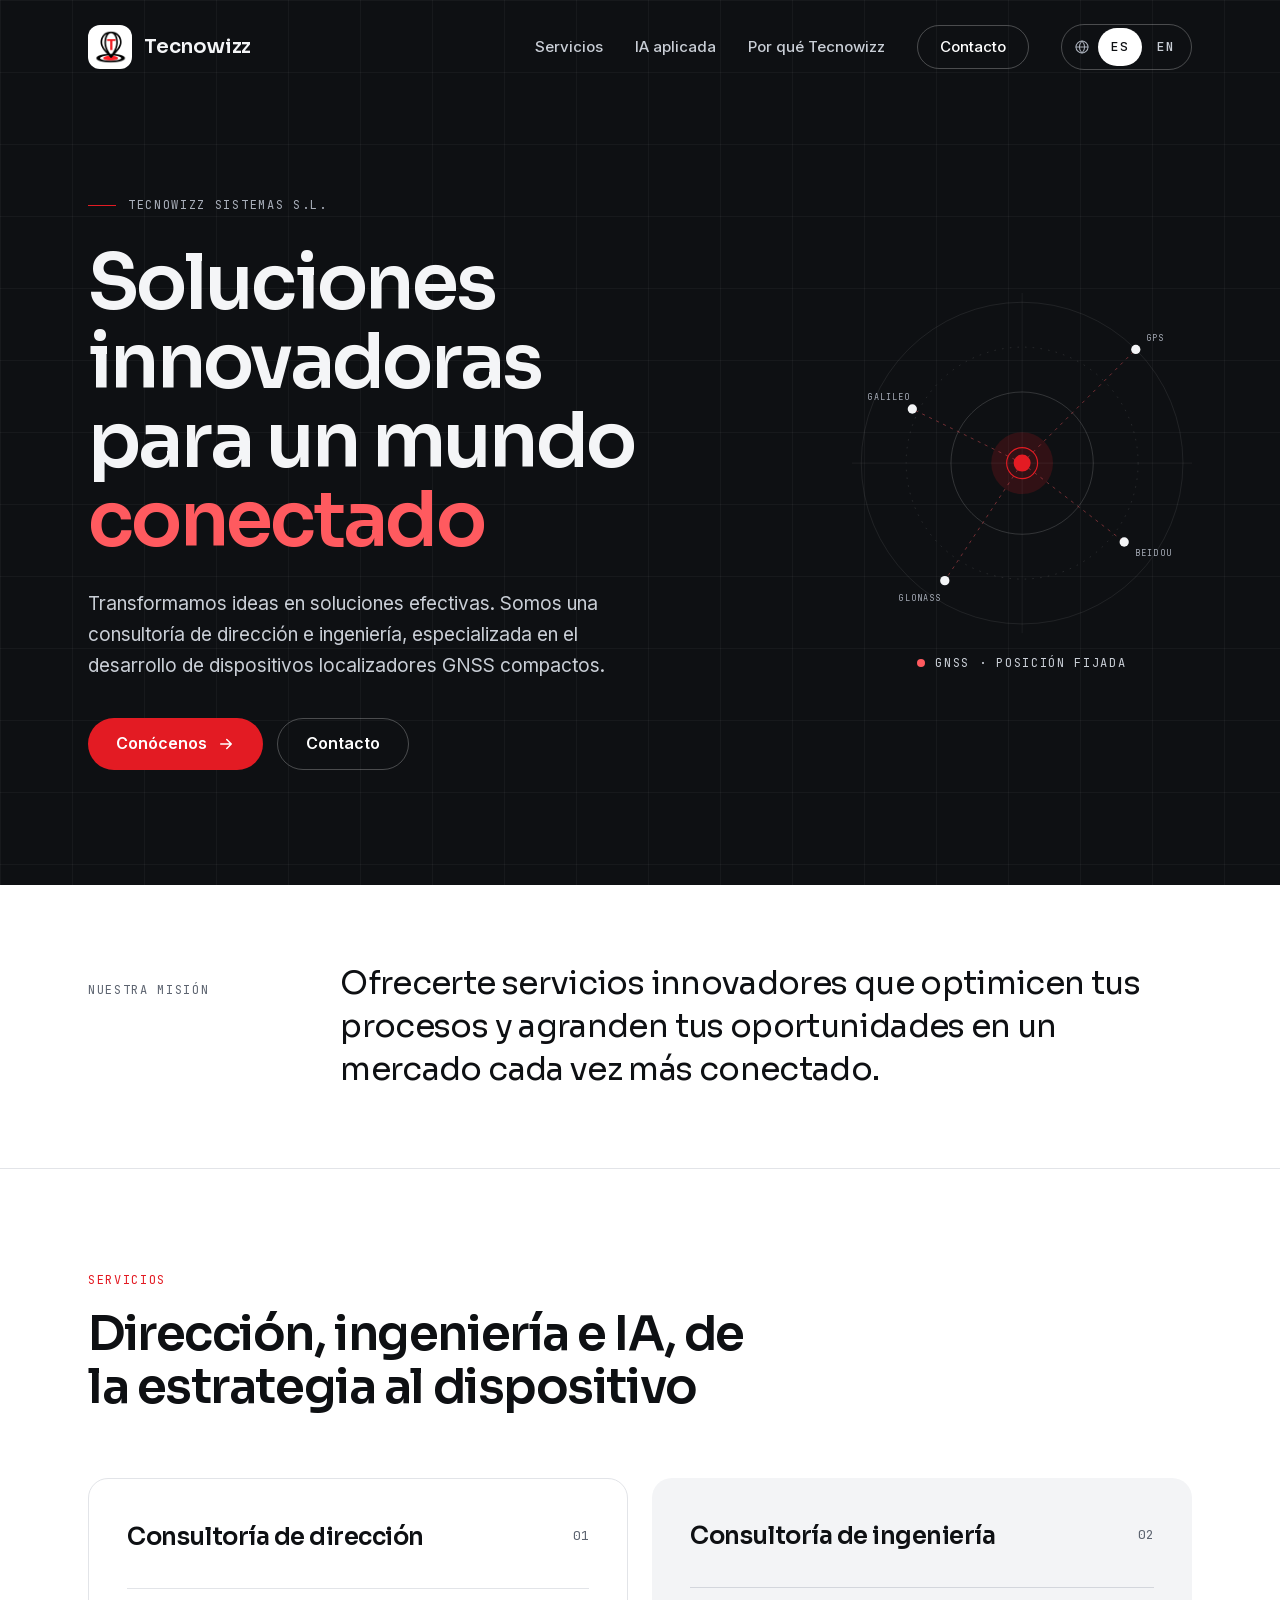
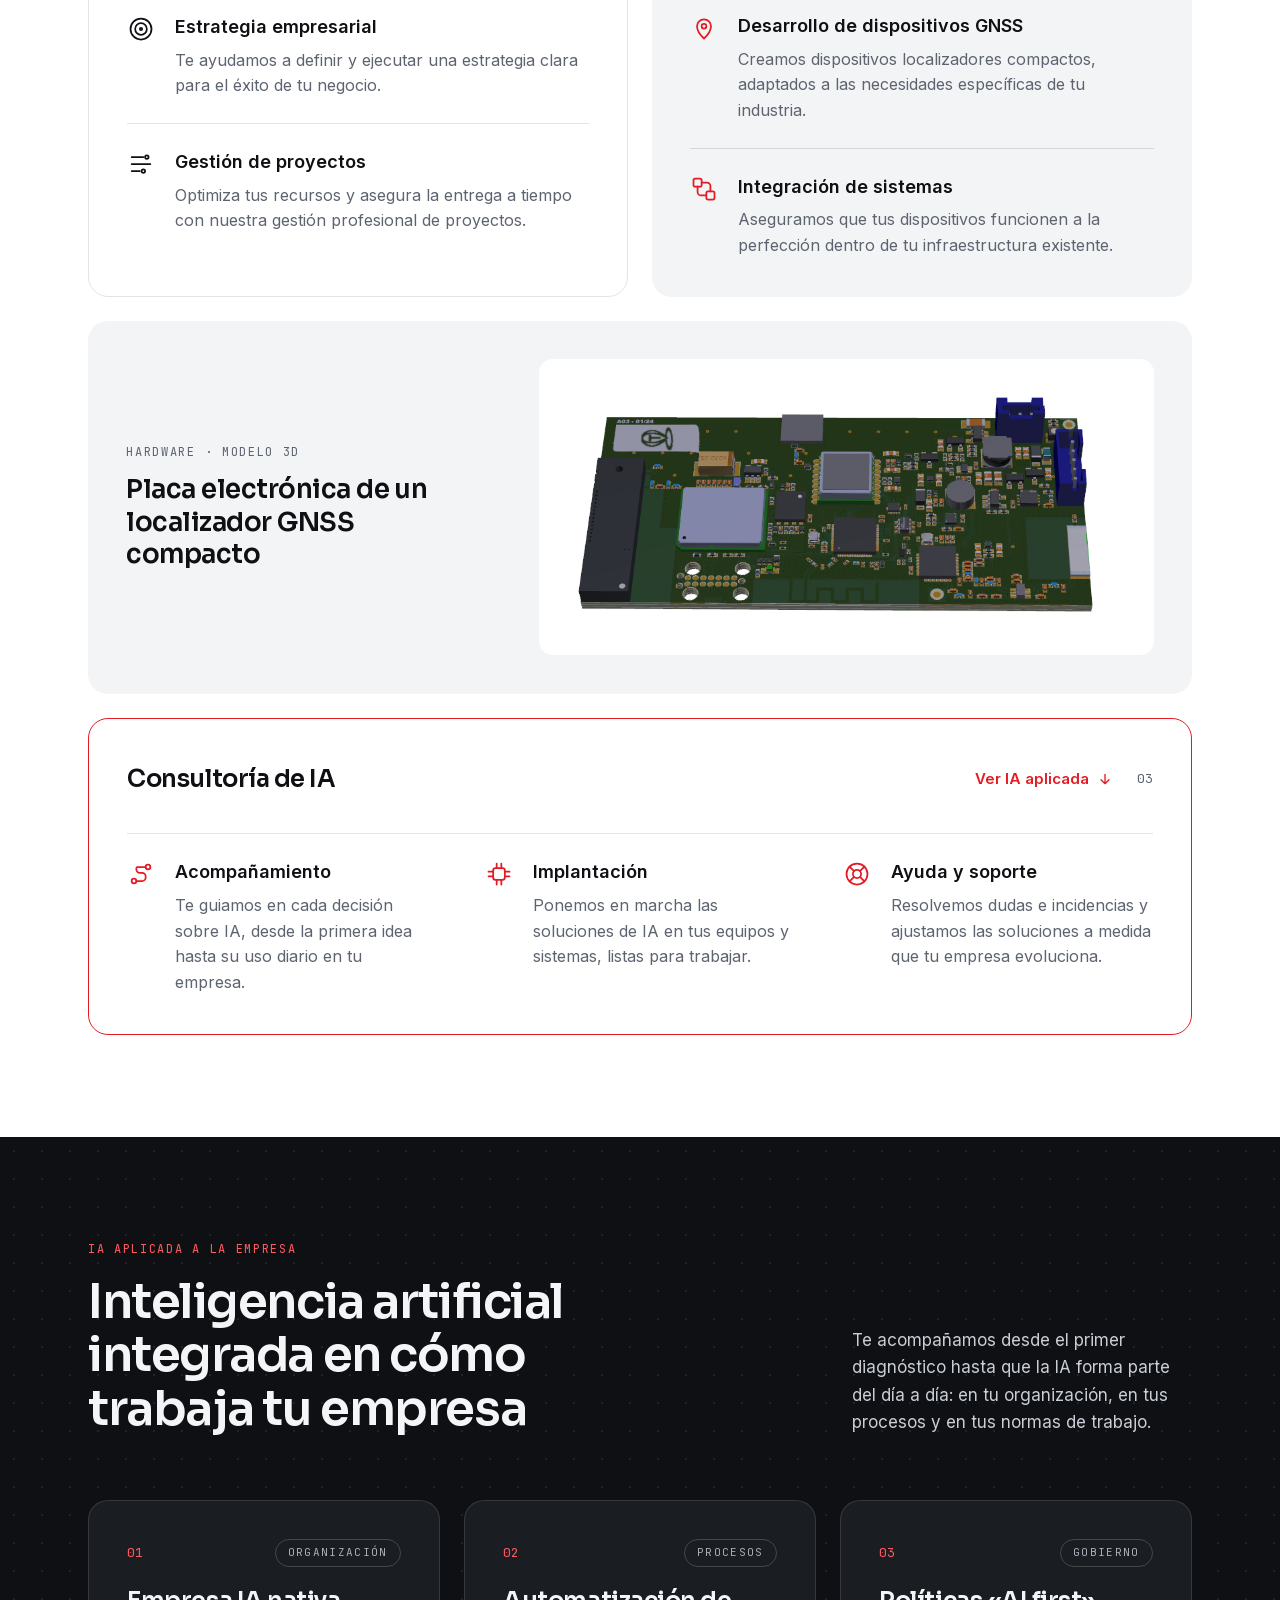
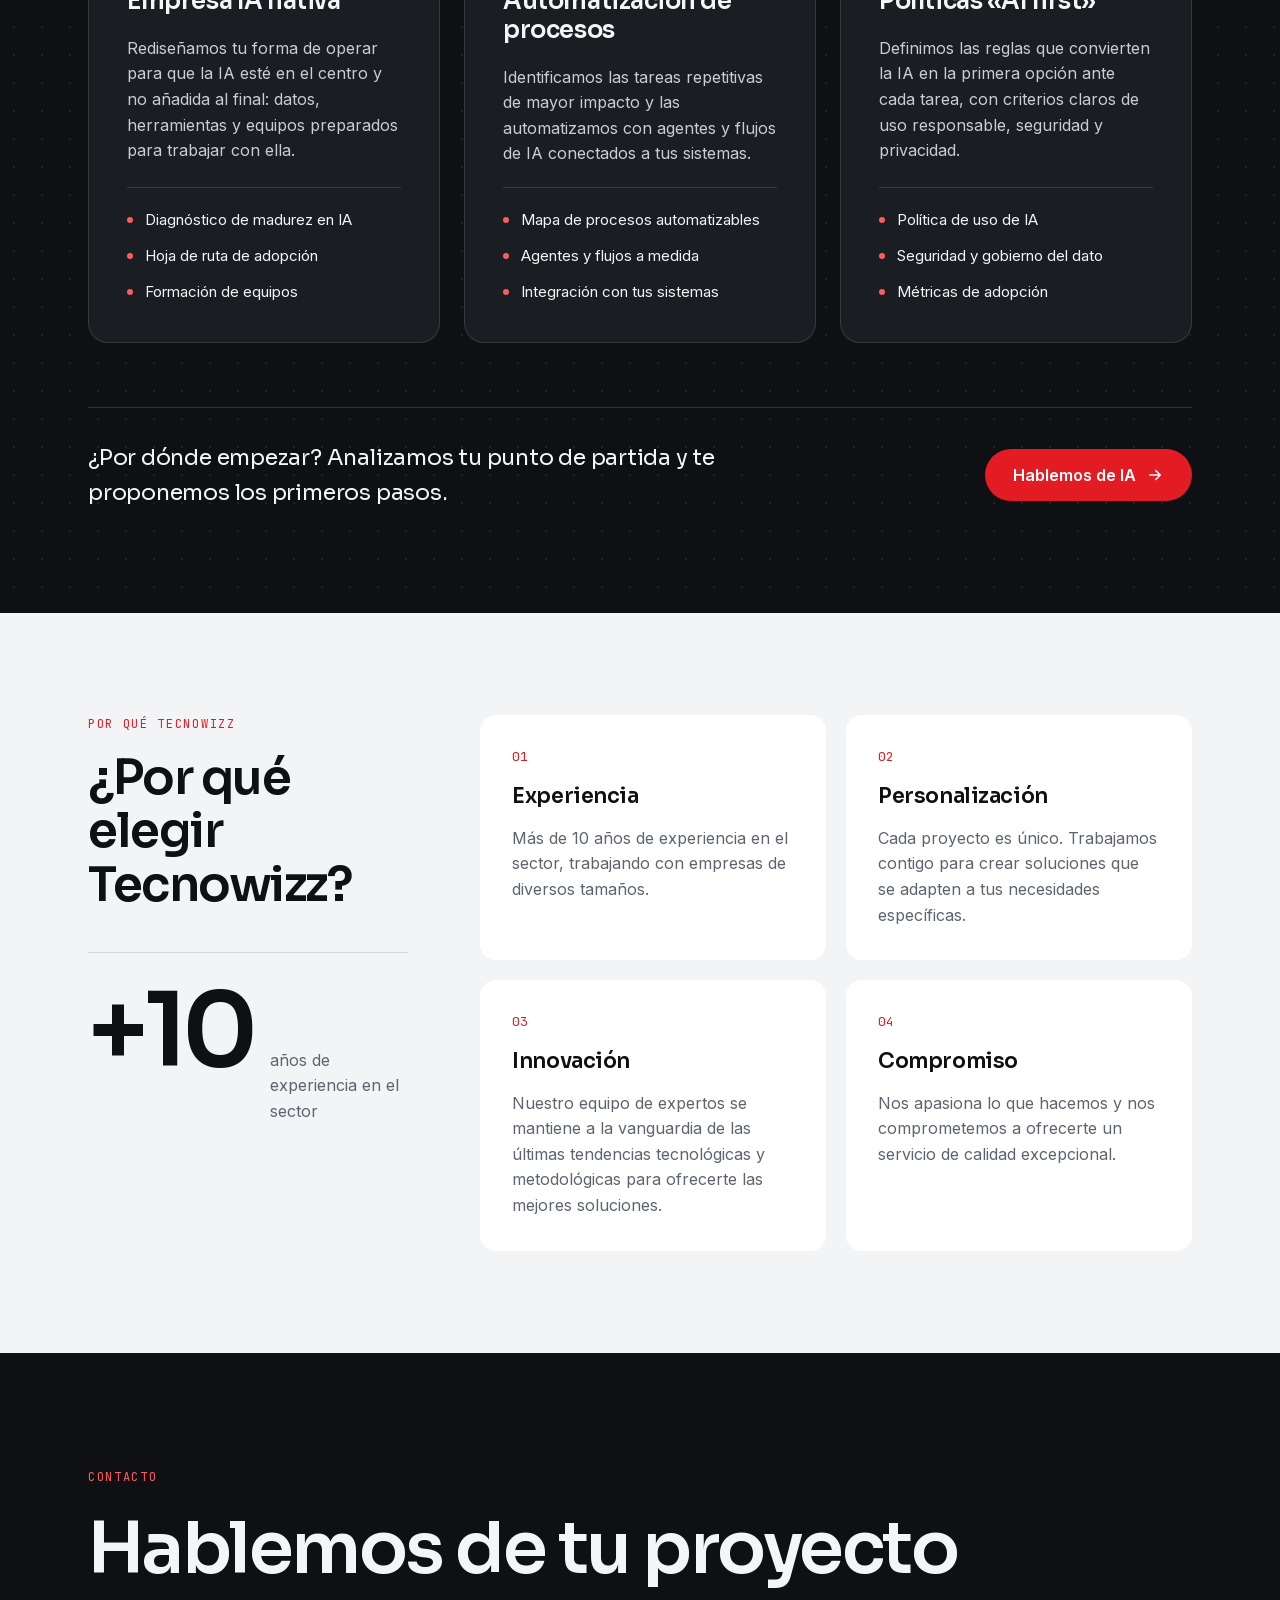
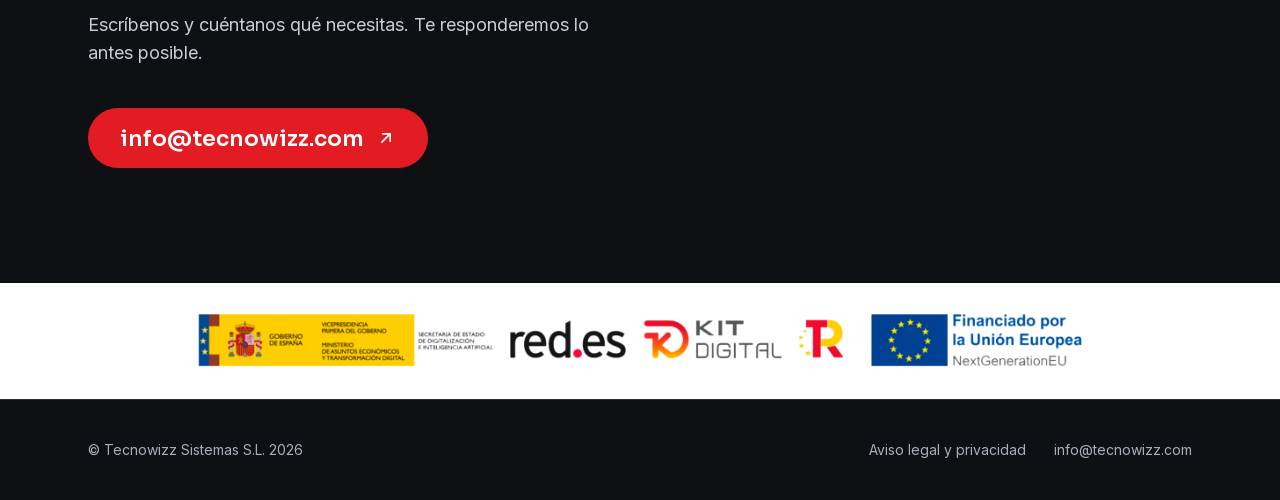
<file: index.html>
<!doctype html>
<html lang="es">
<head>
<meta charset="utf-8">
<meta name="viewport" content="width=device-width, initial-scale=1">
<title>Tecnowizz - Consultoría de dirección, ingeniería e IA</title>
<script>
(function(){try{var s=localStorage.getItem('lang');if(s==='es')return;if(s!=='en'){if(/bot|crawl|spider|slurp|preview|lighthouse|headless/i.test(navigator.userAgent))return;var l=navigator.languages&&navigator.languages.length?navigator.languages:[navigator.language||''];for(var i=0;i<l.length;i++){if(/^(es|ca|gl|eu)(-|$)/i.test(l[i]))return}}location.replace('/en/'+location.hash)}catch(e){}})();
</script>

<meta name="description" content="Tecnowizz Sistemas: consultoría de dirección, ingeniería e inteligencia artificial, especializada en el desarrollo de dispositivos localizadores GNSS compactos.">
<link rel="canonical" href="https://tecnowizz.com/">
<link rel="alternate" hreflang="es" href="https://tecnowizz.com/">
<link rel="alternate" hreflang="en" href="https://tecnowizz.com/en/">
<link rel="alternate" hreflang="x-default" href="https://tecnowizz.com/">
<link rel="icon" type="image/png" sizes="32x32" href="/assets/favicon-32.png">
<link rel="apple-touch-icon" href="/assets/logo-192.png">
<meta name="theme-color" content="#0e1013">
<meta property="og:type" content="website">
<meta property="og:title" content="Tecnowizz - Consultoría de dirección, ingeniería e IA">
<meta property="og:description" content="Tecnowizz Sistemas: consultoría de dirección, ingeniería e inteligencia artificial, especializada en el desarrollo de dispositivos localizadores GNSS compactos.">
<meta property="og:url" content="https://tecnowizz.com/">
<meta property="og:image" content="https://tecnowizz.com/assets/logo.png">
<meta property="og:locale" content="es_ES">
<link rel="preload" href="/assets/fonts/sora-latin.woff2" as="font" type="font/woff2" crossorigin>
<link rel="preload" href="/assets/fonts/inter-latin.woff2" as="font" type="font/woff2" crossorigin>
<style>
@font-face{font-family:"Sora";src:url("/assets/fonts/sora-latin.woff2") format("woff2");font-weight:300 800;font-display:swap}
@font-face{font-family:"Inter";src:url("/assets/fonts/inter-latin.woff2") format("woff2");font-weight:400 600;font-display:swap}
@font-face{font-family:"JetBrains Mono";src:url("/assets/fonts/jetbrains-mono-latin.woff2") format("woff2");font-weight:400 500;font-display:swap}
*,*::before,*::after{box-sizing:border-box}
html{scroll-behavior:smooth;-webkit-text-size-adjust:100%}
body{margin:0;background:#0e1013;-webkit-font-smoothing:antialiased}
a{color:inherit;text-decoration:none}
a:hover{opacity:.82}
:focus-visible{outline:3px solid #ff5a5f;outline-offset:3px}
img{max-width:100%}
.skip{position:absolute;left:-9999px}
.skip:focus{left:16px;top:16px;z-index:10;background:#fff;color:#0e1013;padding:8px 14px;border-radius:6px}
@media (prefers-reduced-motion:reduce){html{scroll-behavior:auto}}
</style>
</head>
<body>
<a class="skip" href="#inicio">Ir al contenido</a>
<div style="font-family: Inter, system-ui, sans-serif; color: #23272e; background: #ffffff; line-height: 1.6">

<!-- HERO -->
<div style="background: #0e1013; color: #f4f5f7; position: relative; overflow: hidden">
<div aria-hidden="true" style="position: absolute; inset: 0; background-image: linear-gradient(#ffffff0a 1px, transparent 1px), linear-gradient(90deg, #ffffff0a 1px, transparent 1px); background-size: 72px 72px"></div>

<header style="position: relative; max-width: 1200px; margin: 0 auto; padding: 24px clamp(20px, 5vw, 48px); display: flex; flex-wrap: wrap; align-items: center; justify-content: space-between; gap: 16px 32px">
<a href="#inicio" aria-label="Tecnowizz, inicio" style="display: flex; align-items: center; gap: 12px; min-height: 44px">
<span style="width: 44px; height: 44px; border-radius: 12px; background: #ffffff; display: flex; align-items: center; justify-content: center; flex: none"><img src="/assets/logo.png" alt="" style="width: 36px; height: 36px; object-fit: contain"></span>
<span style="font-family: Sora, sans-serif; font-weight: 600; font-size: 20px; letter-spacing: -0.01em">Tecnowizz</span>
</a>
<nav aria-label="Principal" style="display: flex; flex-wrap: wrap; align-items: center; gap: 8px 32px; font-size: 15px; font-weight: 500">
<a href="#servicios" style="color: #c9ced6; min-height: 44px; display: flex; align-items: center">Servicios</a>
<a href="#ia" style="color: #c9ced6; min-height: 44px; display: flex; align-items: center">IA aplicada</a>
<a href="#por-que" style="color: #c9ced6; min-height: 44px; display: flex; align-items: center">Por qué Tecnowizz</a>
<a href="#contacto" style="min-height: 44px; padding: 0 22px; border: 1px solid #ffffff40; border-radius: 999px; display: flex; align-items: center; color: #ffffff">Contacto</a>
<div role="group" aria-label="Idioma" style="display: flex; align-items: center; gap: 2px; padding: 3px; border: 1px solid #ffffff40; border-radius: 999px">
<svg aria-hidden="true" width="16" height="16" viewBox="0 0 24 24" fill="none" stroke="#a9afba" stroke-width="1.6" stroke-linecap="round" stroke-linejoin="round" style="margin: 0 6px 0 9px"><circle cx="12" cy="12" r="9"></circle><path d="M3 12h18M12 3c2.6 2.8 4 5.8 4 9s-1.4 6.2-4 9c-2.6-2.800000000000001-4-5.800000000000001-4-9s1.4-6.2 4-9z"></path></svg>
<a href="/" hreflang="es" lang="es" aria-label="Español" aria-current="page" onclick="try{localStorage.setItem('lang','es')}catch(e){}" style="min-width: 44px; min-height: 38px; border: 0; border-radius: 999px; font-family: 'JetBrains Mono', monospace; font-size: 13px; letter-spacing: 0.06em; background: #ffffff; color: #0e1013; display: flex; align-items: center; justify-content: center">ES</a>
<a href="/en/" hreflang="en" lang="en" aria-label="English" onclick="try{localStorage.setItem('lang','en')}catch(e){}" style="min-width: 44px; min-height: 38px; border: 0; border-radius: 999px; font-family: 'JetBrains Mono', monospace; font-size: 13px; letter-spacing: 0.06em; background: transparent; color: #c9ced6; display: flex; align-items: center; justify-content: center">EN</a>
</div>
</nav>
</header>

<div id="inicio" style="position: relative; max-width: 1200px; margin: 0 auto; padding: clamp(48px, 8vw, 104px) clamp(20px, 5vw, 48px) clamp(64px, 9vw, 128px); display: flex; flex-wrap: wrap; align-items: center; gap: 56px 72px">
<div style="flex: 999 1 460px; min-width: 0; display: flex; flex-direction: column; gap: 28px">
<div style="display: flex; align-items: center; gap: 12px; font-family: 'JetBrains Mono', monospace; font-size: 12px; letter-spacing: 0.14em; text-transform: uppercase; color: #a9afba">
<span style="width: 28px; height: 1px; background: #e31b23"></span>
<span>Tecnowizz Sistemas S.L.</span>
</div>
<h1 style="margin: 0; font-family: Sora, sans-serif; font-weight: 600; font-size: clamp(40px, 6.2vw, 76px); line-height: 1.04; letter-spacing: -0.035em; text-wrap: balance">Soluciones innovadoras para un mundo <span style="color: #ff5a5f">conectado</span></h1>
<p style="margin: 0; max-width: 560px; font-size: clamp(17px, 1.5vw, 19px); line-height: 1.65; color: #c9ced6">Transformamos ideas en soluciones efectivas. Somos una consultoría de dirección e ingeniería, especializada en el desarrollo de dispositivos localizadores GNSS compactos.</p>
<div style="display: flex; flex-wrap: wrap; gap: 14px; padding-top: 8px">
<a href="#servicios" style="min-height: 52px; padding: 0 28px; border-radius: 999px; background: #e31b23; color: #ffffff; font-weight: 600; font-size: 16px; display: flex; align-items: center; gap: 10px">Conócenos
<svg aria-hidden="true" width="18" height="18" viewBox="0 0 24 24" fill="none" stroke="currentColor" stroke-width="2" stroke-linecap="round" stroke-linejoin="round"><path d="M5 12h14M13 6l6 6-6 6"></path></svg>
</a>
<a href="#contacto" style="min-height: 52px; padding: 0 28px; border-radius: 999px; border: 1px solid #ffffff40; color: #ffffff; font-weight: 600; font-size: 16px; display: flex; align-items: center">Contacto</a>
</div>
</div>

<div style="flex: 1 1 340px; max-width: 460px; min-width: 0; margin: 0 auto; display: flex; flex-direction: column; gap: 20px">
<svg aria-hidden="true" viewBox="0 0 440 440" style="width: 100%; height: auto; display: block">
<circle cx="220" cy="220" r="208" fill="none" stroke="#ffffff" stroke-opacity="0.10"></circle>
<circle cx="220" cy="220" r="150" fill="none" stroke="#ffffff" stroke-opacity="0.14" stroke-dasharray="2 8"></circle>
<circle cx="220" cy="220" r="92" fill="none" stroke="#ffffff" stroke-opacity="0.20"></circle>
<circle cx="220" cy="220" r="40" fill="#e31b23" fill-opacity="0.16"></circle>
<line x1="220" y1="0" x2="220" y2="440" stroke="#ffffff" stroke-opacity="0.08"></line>
<line x1="0" y1="220" x2="440" y2="220" stroke="#ffffff" stroke-opacity="0.08"></line>
<line x1="220" y1="220" x2="367" y2="73" stroke="#ff5a5f" stroke-opacity="0.55" stroke-dasharray="4 6"></line>
<line x1="220" y1="220" x2="78" y2="150" stroke="#ff5a5f" stroke-opacity="0.55" stroke-dasharray="4 6"></line>
<line x1="220" y1="220" x2="120" y2="372" stroke="#ff5a5f" stroke-opacity="0.55" stroke-dasharray="4 6"></line>
<line x1="220" y1="220" x2="352" y2="322" stroke="#ff5a5f" stroke-opacity="0.55" stroke-dasharray="4 6"></line>
<circle cx="367" cy="73" r="6" fill="#f4f5f7"></circle>
<circle cx="78" cy="150" r="6" fill="#f4f5f7"></circle>
<circle cx="120" cy="372" r="6" fill="#f4f5f7"></circle>
<circle cx="352" cy="322" r="6" fill="#f4f5f7"></circle>
<circle cx="220" cy="220" r="11" fill="#e31b23"></circle>
<circle cx="220" cy="220" r="20" fill="none" stroke="#e31b23" stroke-width="1.5"></circle>
<g font-family="JetBrains Mono, monospace" font-size="11" fill="#a9afba" letter-spacing="1.5">
<text x="380" y="62">GPS</text>
<text x="20" y="138">GALILEO</text>
<text x="60" y="398">GLONASS</text>
<text x="366" y="340">BEIDOU</text>
</g>
</svg>
<div style="display: flex; align-items: center; justify-content: center; gap: 10px; font-family: 'JetBrains Mono', monospace; font-size: 12px; letter-spacing: 0.14em; text-transform: uppercase; color: #c9ced6">
<span style="width: 8px; height: 8px; border-radius: 50%; background: #ff5a5f"></span>
<span>GNSS · Posición fijada</span>
</div>
</div>
</div>
</div>

<!-- MISIÓN -->
<div style="border-bottom: 1px solid #e2e4e8">
<div style="max-width: 1200px; margin: 0 auto; padding: clamp(48px, 6vw, 80px) clamp(20px, 5vw, 48px); display: flex; flex-wrap: wrap; gap: 20px 72px; align-items: baseline">
<div style="flex: 1 1 180px; font-family: 'JetBrains Mono', monospace; font-size: 12px; letter-spacing: 0.14em; text-transform: uppercase; color: #5d6470">Nuestra misión</div>
<p style="flex: 999 1 520px; min-width: 0; margin: 0; font-family: Sora, sans-serif; font-weight: 400; font-size: clamp(22px, 2.6vw, 32px); line-height: 1.35; letter-spacing: -0.02em; color: #0e1013; text-wrap: pretty">Ofrecerte servicios innovadores que optimicen tus procesos y agranden tus oportunidades en un mercado cada vez más conectado.</p>
</div>
</div>

<!-- SERVICIOS -->
<div id="servicios" style="max-width: 1200px; margin: 0 auto; padding: clamp(64px, 8vw, 120px) clamp(20px, 5vw, 48px)">
<div style="display: flex; flex-direction: column; gap: 16px; max-width: 760px; margin-bottom: clamp(40px, 5vw, 72px)">
<div style="font-family: 'JetBrains Mono', monospace; font-size: 12px; letter-spacing: 0.14em; text-transform: uppercase; color: #e31b23">Servicios</div>
<h2 style="margin: 0; font-family: Sora, sans-serif; font-weight: 600; font-size: clamp(30px, 4vw, 48px); line-height: 1.12; letter-spacing: -0.03em; color: #0e1013; text-wrap: balance">Dirección, ingeniería e IA, de la estrategia al dispositivo</h2>
</div>

<div style="display: flex; flex-wrap: wrap; gap: 24px">

<div style="flex: 1 1 380px; min-width: 0; border: 1px solid #e2e4e8; border-radius: 20px; padding: clamp(28px, 3vw, 44px); display: flex; flex-direction: column; gap: 32px">
<div style="display: flex; align-items: center; justify-content: space-between; gap: 16px">
<h3 style="margin: 0; font-family: Sora, sans-serif; font-weight: 600; font-size: 24px; letter-spacing: -0.02em; color: #0e1013">Consultoría de dirección</h3>
<span style="font-family: 'JetBrains Mono', monospace; font-size: 13px; color: #5d6470">01</span>
</div>
<div style="display: flex; flex-direction: column">
<div style="display: flex; gap: 20px; padding: 24px 0; border-top: 1px solid #e2e4e8">
<svg aria-hidden="true" width="28" height="28" viewBox="0 0 24 24" fill="none" stroke="#0e1013" stroke-width="1.5" stroke-linecap="round" stroke-linejoin="round" style="flex: none; margin-top: 2px"><circle cx="12" cy="12" r="9"></circle><circle cx="12" cy="12" r="5"></circle><circle cx="12" cy="12" r="1"></circle></svg>
<div style="display: flex; flex-direction: column; gap: 6px">
<h4 style="margin: 0; font-size: 18px; font-weight: 600; color: #0e1013">Estrategia empresarial</h4>
<p style="margin: 0; font-size: 16px; color: #5d6470">Te ayudamos a definir y ejecutar una estrategia clara para el éxito de tu negocio.</p>
</div>
</div>
<div style="display: flex; gap: 20px; padding: 24px 0 0; border-top: 1px solid #e2e4e8">
<svg aria-hidden="true" width="28" height="28" viewBox="0 0 24 24" fill="none" stroke="#0e1013" stroke-width="1.5" stroke-linecap="round" stroke-linejoin="round" style="flex: none; margin-top: 2px"><path d="M4 6h10M4 12h16M4 18h7"></path><circle cx="17" cy="6" r="1.5"></circle><circle cx="14" cy="18" r="1.5"></circle></svg>
<div style="display: flex; flex-direction: column; gap: 6px">
<h4 style="margin: 0; font-size: 18px; font-weight: 600; color: #0e1013">Gestión de proyectos</h4>
<p style="margin: 0; font-size: 16px; color: #5d6470">Optimiza tus recursos y asegura la entrega a tiempo con nuestra gestión profesional de proyectos.</p>
</div>
</div>
</div>
</div>

<div style="flex: 1 1 380px; min-width: 0; background: #f3f4f6; border-radius: 20px; padding: clamp(28px, 3vw, 44px); display: flex; flex-direction: column; gap: 32px">
<div style="display: flex; align-items: center; justify-content: space-between; gap: 16px">
<h3 style="margin: 0; font-family: Sora, sans-serif; font-weight: 600; font-size: 24px; letter-spacing: -0.02em; color: #0e1013">Consultoría de ingeniería</h3>
<span style="font-family: 'JetBrains Mono', monospace; font-size: 13px; color: #5d6470">02</span>
</div>
<div style="display: flex; flex-direction: column">
<div style="display: flex; gap: 20px; padding: 24px 0; border-top: 1px solid #d3d6dc">
<svg aria-hidden="true" width="28" height="28" viewBox="0 0 24 24" fill="none" stroke="#e31b23" stroke-width="1.5" stroke-linecap="round" stroke-linejoin="round" style="flex: none; margin-top: 2px"><path d="M12 21s6-5.6 6-10.5A6 6 0 0 0 6 10.5C6 15.4 12 21 12 21z"></path><circle cx="12" cy="10.5" r="2"></circle></svg>
<div style="display: flex; flex-direction: column; gap: 6px">
<h4 style="margin: 0; font-size: 18px; font-weight: 600; color: #0e1013">Desarrollo de dispositivos GNSS</h4>
<p style="margin: 0; font-size: 16px; color: #5d6470">Creamos dispositivos localizadores compactos, adaptados a las necesidades específicas de tu industria.</p>
</div>
</div>
<div style="display: flex; gap: 20px; padding: 24px 0 0; border-top: 1px solid #d3d6dc">
<svg aria-hidden="true" width="28" height="28" viewBox="0 0 24 24" fill="none" stroke="#e31b23" stroke-width="1.5" stroke-linecap="round" stroke-linejoin="round" style="flex: none; margin-top: 2px"><rect x="3" y="3" width="7" height="7" rx="1.5"></rect><rect x="14" y="14" width="7" height="7" rx="1.5"></rect><path d="M10 6.5h4.5a3 3 0 0 1 3 3V14M14 17.5H9.5a3 3 0 0 1-3-3V10"></path></svg>
<div style="display: flex; flex-direction: column; gap: 6px">
<h4 style="margin: 0; font-size: 18px; font-weight: 600; color: #0e1013">Integración de sistemas</h4>
<p style="margin: 0; font-size: 16px; color: #5d6470">Aseguramos que tus dispositivos funcionen a la perfección dentro de tu infraestructura existente.</p>
</div>
</div>
</div>
</div>

<div style="flex: 1 1 100%; min-width: 0; background: #f3f4f6; border-radius: 20px; padding: clamp(20px, 3vw, 44px); display: flex; flex-wrap: wrap; align-items: center; gap: 24px 56px">
<div style="flex: 1 1 240px; min-width: 0; display: flex; flex-direction: column; gap: 12px">
<span style="font-family: 'JetBrains Mono', monospace; font-size: 12px; letter-spacing: 0.14em; text-transform: uppercase; color: #5d6470">Hardware · modelo 3D</span>
<p style="margin: 0; font-family: Sora, sans-serif; font-weight: 600; font-size: clamp(20px, 2.2vw, 26px); line-height: 1.25; letter-spacing: -0.02em; color: #0e1013">Placa electrónica de un localizador GNSS compacto</p>
</div>
<div style="flex: 2 1 380px; min-width: 0; background: #ffffff; border-radius: 14px; padding: clamp(12px, 2vw, 28px)">
<img src="/assets/pcb.png" alt="Modelo 3D de la placa electrónica de un dispositivo localizador GNSS" width="839" height="365" loading="lazy" style="display: block; width: 100%; max-width: 640px; height: auto; margin: 0 auto">
</div>
</div>

<div style="flex: 1 1 100%; min-width: 0; border: 1px solid #e31b23; border-radius: 20px; padding: clamp(28px, 3vw, 44px); display: flex; flex-direction: column; gap: 32px">
<div style="display: flex; flex-wrap: wrap; align-items: center; justify-content: space-between; gap: 12px 24px">
<h3 style="margin: 0; font-family: Sora, sans-serif; font-weight: 600; font-size: 24px; letter-spacing: -0.02em; color: #0e1013">Consultoría de IA</h3>
<div style="display: flex; align-items: center; gap: 24px">
<a href="#ia" style="min-height: 44px; display: flex; align-items: center; gap: 8px; font-size: 15px; font-weight: 600; color: #e31b23">Ver IA aplicada
<svg aria-hidden="true" width="16" height="16" viewBox="0 0 24 24" fill="none" stroke="currentColor" stroke-width="2" stroke-linecap="round" stroke-linejoin="round"><path d="M12 5v14M6 13l6 6 6-6"></path></svg>
</a>
<span style="font-family: 'JetBrains Mono', monospace; font-size: 13px; color: #5d6470">03</span>
</div>
</div>
<div style="display: flex; flex-wrap: wrap; gap: 0 48px; border-top: 1px solid #e2e4e8">
<div style="flex: 1 1 260px; min-width: 0; display: flex; gap: 20px; padding: 24px 0 0">
<svg aria-hidden="true" width="28" height="28" viewBox="0 0 24 24" fill="none" stroke="#e31b23" stroke-width="1.5" stroke-linecap="round" stroke-linejoin="round" style="flex: none; margin-top: 2px"><circle cx="6" cy="18" r="2"></circle><circle cx="18" cy="6" r="2"></circle><path d="M8 18h5a3 3 0 0 0 3-3v-1a3 3 0 0 0-3-3h-2a3 3 0 0 1-3-3V7a1 1 0 0 1 1-1h7"></path></svg>
<div style="display: flex; flex-direction: column; gap: 6px">
<h4 style="margin: 0; font-size: 18px; font-weight: 600; color: #0e1013">Acompañamiento</h4>
<p style="margin: 0; font-size: 16px; color: #5d6470">Te guiamos en cada decisión sobre IA, desde la primera idea hasta su uso diario en tu empresa.</p>
</div>
</div>
<div style="flex: 1 1 260px; min-width: 0; display: flex; gap: 20px; padding: 24px 0 0">
<svg aria-hidden="true" width="28" height="28" viewBox="0 0 24 24" fill="none" stroke="#e31b23" stroke-width="1.5" stroke-linecap="round" stroke-linejoin="round" style="flex: none; margin-top: 2px"><rect x="7" y="7" width="10" height="10" rx="2"></rect><path d="M10 3v4M14 3v4M10 17v4M14 17v4M3 10h4M3 14h4M17 10h4M17 14h4"></path></svg>
<div style="display: flex; flex-direction: column; gap: 6px">
<h4 style="margin: 0; font-size: 18px; font-weight: 600; color: #0e1013">Implantación</h4>
<p style="margin: 0; font-size: 16px; color: #5d6470">Ponemos en marcha las soluciones de IA en tus equipos y sistemas, listas para trabajar.</p>
</div>
</div>
<div style="flex: 1 1 260px; min-width: 0; display: flex; gap: 20px; padding: 24px 0 0">
<svg aria-hidden="true" width="28" height="28" viewBox="0 0 24 24" fill="none" stroke="#e31b23" stroke-width="1.5" stroke-linecap="round" stroke-linejoin="round" style="flex: none; margin-top: 2px"><circle cx="12" cy="12" r="9"></circle><circle cx="12" cy="12" r="3.5"></circle><path d="M5.6 5.6l3.9 3.9M14.5 14.5l3.9 3.9M18.4 5.6l-3.9 3.9M9.5 14.5l-3.9 3.9"></path></svg>
<div style="display: flex; flex-direction: column; gap: 6px">
<h4 style="margin: 0; font-size: 18px; font-weight: 600; color: #0e1013">Ayuda y soporte</h4>
<p style="margin: 0; font-size: 16px; color: #5d6470">Resolvemos dudas e incidencias y ajustamos las soluciones a medida que tu empresa evoluciona.</p>
</div>
</div>
</div>
</div>

</div>
</div>

<!-- IA APLICADA -->
<div id="ia" style="background: #0e1013; color: #f4f5f7; position: relative; overflow: hidden">
<div aria-hidden="true" style="position: absolute; inset: 0; background-image: radial-gradient(#ffffff14 1px, transparent 1px); background-size: 28px 28px"></div>
<div style="position: relative; max-width: 1200px; margin: 0 auto; padding: clamp(64px, 8vw, 120px) clamp(20px, 5vw, 48px); display: flex; flex-direction: column; gap: clamp(40px, 5vw, 72px)">

<div style="display: flex; flex-wrap: wrap; align-items: flex-end; gap: 24px 72px">
<div style="flex: 999 1 480px; min-width: 0; display: flex; flex-direction: column; gap: 16px">
<div style="font-family: 'JetBrains Mono', monospace; font-size: 12px; letter-spacing: 0.14em; text-transform: uppercase; color: #ff5a5f">IA aplicada a la empresa</div>
<h2 style="margin: 0; font-family: Sora, sans-serif; font-weight: 600; font-size: clamp(30px, 4vw, 48px); line-height: 1.12; letter-spacing: -0.03em; text-wrap: balance">Inteligencia artificial integrada en cómo trabaja tu empresa</h2>
</div>
<p style="flex: 1 1 340px; min-width: 0; margin: 0; font-size: 17px; color: #c9ced6">Te acompañamos desde el primer diagnóstico hasta que la IA forma parte del día a día: en tu organización, en tus procesos y en tus normas de trabajo.</p>
</div>

<div style="display: flex; flex-wrap: wrap; gap: 24px">

<div style="flex: 1 1 300px; min-width: 0; background: #1a1d22; border: 1px solid #ffffff1f; border-radius: 20px; padding: clamp(28px, 3vw, 40px); display: flex; flex-direction: column; gap: 20px">
<div style="display: flex; align-items: center; justify-content: space-between; gap: 16px">
<span style="font-family: 'JetBrains Mono', monospace; font-size: 13px; color: #ff5a5f">01</span>
<span style="font-family: 'JetBrains Mono', monospace; font-size: 11px; letter-spacing: 0.12em; text-transform: uppercase; color: #a9afba; border: 1px solid #ffffff2e; border-radius: 999px; padding: 4px 12px">Organización</span>
</div>
<h3 style="margin: 0; font-family: Sora, sans-serif; font-weight: 600; font-size: 24px; line-height: 1.2; letter-spacing: -0.02em">Empresa IA nativa</h3>
<p style="margin: 0; font-size: 16px; color: #c9ced6">Rediseñamos tu forma de operar para que la IA esté en el centro y no añadida al final: datos, herramientas y equipos preparados para trabajar con ella.</p>
<ul style="list-style: none; margin: auto 0 0; padding: 20px 0 0; border-top: 1px solid #ffffff24; display: flex; flex-direction: column; gap: 12px; font-size: 15px; color: #f4f5f7">
<li style="display: flex; align-items: center; gap: 12px"><span aria-hidden="true" style="width: 6px; height: 6px; border-radius: 50%; background: #ff5a5f; flex: none"></span>Diagnóstico de madurez en IA</li>
<li style="display: flex; align-items: center; gap: 12px"><span aria-hidden="true" style="width: 6px; height: 6px; border-radius: 50%; background: #ff5a5f; flex: none"></span>Hoja de ruta de adopción</li>
<li style="display: flex; align-items: center; gap: 12px"><span aria-hidden="true" style="width: 6px; height: 6px; border-radius: 50%; background: #ff5a5f; flex: none"></span>Formación de equipos</li>
</ul>
</div>


<div style="flex: 1 1 300px; min-width: 0; background: #1a1d22; border: 1px solid #ffffff1f; border-radius: 20px; padding: clamp(28px, 3vw, 40px); display: flex; flex-direction: column; gap: 20px">
<div style="display: flex; align-items: center; justify-content: space-between; gap: 16px">
<span style="font-family: 'JetBrains Mono', monospace; font-size: 13px; color: #ff5a5f">02</span>
<span style="font-family: 'JetBrains Mono', monospace; font-size: 11px; letter-spacing: 0.12em; text-transform: uppercase; color: #a9afba; border: 1px solid #ffffff2e; border-radius: 999px; padding: 4px 12px">Procesos</span>
</div>
<h3 style="margin: 0; font-family: Sora, sans-serif; font-weight: 600; font-size: 24px; line-height: 1.2; letter-spacing: -0.02em">Automatización de procesos</h3>
<p style="margin: 0; font-size: 16px; color: #c9ced6">Identificamos las tareas repetitivas de mayor impacto y las automatizamos con agentes y flujos de IA conectados a tus sistemas.</p>
<ul style="list-style: none; margin: auto 0 0; padding: 20px 0 0; border-top: 1px solid #ffffff24; display: flex; flex-direction: column; gap: 12px; font-size: 15px; color: #f4f5f7">
<li style="display: flex; align-items: center; gap: 12px"><span aria-hidden="true" style="width: 6px; height: 6px; border-radius: 50%; background: #ff5a5f; flex: none"></span>Mapa de procesos automatizables</li>
<li style="display: flex; align-items: center; gap: 12px"><span aria-hidden="true" style="width: 6px; height: 6px; border-radius: 50%; background: #ff5a5f; flex: none"></span>Agentes y flujos a medida</li>
<li style="display: flex; align-items: center; gap: 12px"><span aria-hidden="true" style="width: 6px; height: 6px; border-radius: 50%; background: #ff5a5f; flex: none"></span>Integración con tus sistemas</li>
</ul>
</div>


<div style="flex: 1 1 300px; min-width: 0; background: #1a1d22; border: 1px solid #ffffff1f; border-radius: 20px; padding: clamp(28px, 3vw, 40px); display: flex; flex-direction: column; gap: 20px">
<div style="display: flex; align-items: center; justify-content: space-between; gap: 16px">
<span style="font-family: 'JetBrains Mono', monospace; font-size: 13px; color: #ff5a5f">03</span>
<span style="font-family: 'JetBrains Mono', monospace; font-size: 11px; letter-spacing: 0.12em; text-transform: uppercase; color: #a9afba; border: 1px solid #ffffff2e; border-radius: 999px; padding: 4px 12px">Gobierno</span>
</div>
<h3 style="margin: 0; font-family: Sora, sans-serif; font-weight: 600; font-size: 24px; line-height: 1.2; letter-spacing: -0.02em">Políticas «AI first»</h3>
<p style="margin: 0; font-size: 16px; color: #c9ced6">Definimos las reglas que convierten la IA en la primera opción ante cada tarea, con criterios claros de uso responsable, seguridad y privacidad.</p>
<ul style="list-style: none; margin: auto 0 0; padding: 20px 0 0; border-top: 1px solid #ffffff24; display: flex; flex-direction: column; gap: 12px; font-size: 15px; color: #f4f5f7">
<li style="display: flex; align-items: center; gap: 12px"><span aria-hidden="true" style="width: 6px; height: 6px; border-radius: 50%; background: #ff5a5f; flex: none"></span>Política de uso de IA</li>
<li style="display: flex; align-items: center; gap: 12px"><span aria-hidden="true" style="width: 6px; height: 6px; border-radius: 50%; background: #ff5a5f; flex: none"></span>Seguridad y gobierno del dato</li>
<li style="display: flex; align-items: center; gap: 12px"><span aria-hidden="true" style="width: 6px; height: 6px; border-radius: 50%; background: #ff5a5f; flex: none"></span>Métricas de adopción</li>
</ul>
</div>

</div>

<div style="display: flex; flex-wrap: wrap; align-items: center; justify-content: space-between; gap: 20px 40px; padding-top: 32px; border-top: 1px solid #ffffff24">
<p style="margin: 0; font-family: Sora, sans-serif; font-size: clamp(18px, 2vw, 22px); letter-spacing: -0.01em; max-width: 640px">¿Por dónde empezar? Analizamos tu punto de partida y te proponemos los primeros pasos.</p>
<a href="#contacto" style="min-height: 52px; padding: 0 28px; border-radius: 999px; background: #e31b23; color: #ffffff; font-weight: 600; font-size: 16px; display: flex; align-items: center; gap: 10px">Hablemos de IA
<svg aria-hidden="true" width="18" height="18" viewBox="0 0 24 24" fill="none" stroke="currentColor" stroke-width="2" stroke-linecap="round" stroke-linejoin="round"><path d="M5 12h14M13 6l6 6-6 6"></path></svg>
</a>
</div>

</div>
</div>

<!-- POR QUÉ -->
<div id="por-que" style="background: #f3f4f6">
<div style="max-width: 1200px; margin: 0 auto; padding: clamp(64px, 8vw, 120px) clamp(20px, 5vw, 48px); display: flex; flex-wrap: wrap; gap: 48px 72px">

<div style="flex: 1 1 320px; min-width: 0; display: flex; flex-direction: column; gap: 16px">
<div style="font-family: 'JetBrains Mono', monospace; font-size: 12px; letter-spacing: 0.14em; text-transform: uppercase; color: #e31b23">Por qué Tecnowizz</div>
<h2 style="margin: 0; font-family: Sora, sans-serif; font-weight: 600; font-size: clamp(30px, 4vw, 48px); line-height: 1.12; letter-spacing: -0.03em; color: #0e1013; text-wrap: balance">¿Por qué elegir Tecnowizz?</h2>
<div style="margin-top: 24px; padding-top: 28px; border-top: 1px solid #d3d6dc; display: flex; align-items: baseline; gap: 16px">
<span style="font-family: Sora, sans-serif; font-weight: 600; font-size: clamp(64px, 8vw, 104px); line-height: 1; letter-spacing: -0.05em; color: #0e1013">+10</span>
<span style="font-size: 16px; color: #5d6470; max-width: 180px">años de experiencia en el sector</span>
</div>
</div>

<div style="flex: 999 1 520px; min-width: 0; display: flex; flex-wrap: wrap; gap: 20px">

<div style="flex: 1 1 250px; min-width: 0; background: #ffffff; border-radius: 16px; padding: 32px; display: flex; flex-direction: column; gap: 12px">
<span style="font-family: 'JetBrains Mono', monospace; font-size: 13px; color: #e31b23">01</span>
<h3 style="margin: 0; font-family: Sora, sans-serif; font-weight: 600; font-size: 21px; letter-spacing: -0.02em; color: #0e1013">Experiencia</h3>
<p style="margin: 0; font-size: 16px; color: #5d6470">Más de 10 años de experiencia en el sector, trabajando con empresas de diversos tamaños.</p>
</div>


<div style="flex: 1 1 250px; min-width: 0; background: #ffffff; border-radius: 16px; padding: 32px; display: flex; flex-direction: column; gap: 12px">
<span style="font-family: 'JetBrains Mono', monospace; font-size: 13px; color: #e31b23">02</span>
<h3 style="margin: 0; font-family: Sora, sans-serif; font-weight: 600; font-size: 21px; letter-spacing: -0.02em; color: #0e1013">Personalización</h3>
<p style="margin: 0; font-size: 16px; color: #5d6470">Cada proyecto es único. Trabajamos contigo para crear soluciones que se adapten a tus necesidades específicas.</p>
</div>


<div style="flex: 1 1 250px; min-width: 0; background: #ffffff; border-radius: 16px; padding: 32px; display: flex; flex-direction: column; gap: 12px">
<span style="font-family: 'JetBrains Mono', monospace; font-size: 13px; color: #e31b23">03</span>
<h3 style="margin: 0; font-family: Sora, sans-serif; font-weight: 600; font-size: 21px; letter-spacing: -0.02em; color: #0e1013">Innovación</h3>
<p style="margin: 0; font-size: 16px; color: #5d6470">Nuestro equipo de expertos se mantiene a la vanguardia de las últimas tendencias tecnológicas y metodológicas para ofrecerte las mejores soluciones.</p>
</div>


<div style="flex: 1 1 250px; min-width: 0; background: #ffffff; border-radius: 16px; padding: 32px; display: flex; flex-direction: column; gap: 12px">
<span style="font-family: 'JetBrains Mono', monospace; font-size: 13px; color: #e31b23">04</span>
<h3 style="margin: 0; font-family: Sora, sans-serif; font-weight: 600; font-size: 21px; letter-spacing: -0.02em; color: #0e1013">Compromiso</h3>
<p style="margin: 0; font-size: 16px; color: #5d6470">Nos apasiona lo que hacemos y nos comprometemos a ofrecerte un servicio de calidad excepcional.</p>
</div>

</div>

</div>
</div>

<!-- CONTACTO -->
<div id="contacto" style="background: #0e1013; color: #f4f5f7">
<div style="max-width: 1200px; margin: 0 auto; padding: clamp(72px, 9vw, 136px) clamp(20px, 5vw, 48px); display: flex; flex-direction: column; align-items: flex-start; gap: 24px">
<div style="font-family: 'JetBrains Mono', monospace; font-size: 12px; letter-spacing: 0.14em; text-transform: uppercase; color: #ff5a5f">Contacto</div>
<h2 style="margin: 0; font-family: Sora, sans-serif; font-weight: 600; font-size: clamp(36px, 5.6vw, 72px); line-height: 1.05; letter-spacing: -0.035em">Hablemos de tu proyecto</h2>
<p style="margin: 0; max-width: 520px; font-size: 18px; color: #c9ced6">Escríbenos y cuéntanos qué necesitas. Te responderemos lo antes posible.</p>
<a href="mailto:info@tecnowizz.com" style="margin-top: 16px; min-height: 60px; padding: 0 32px; border-radius: 999px; background: #e31b23; color: #ffffff; font-family: Sora, sans-serif; font-weight: 600; font-size: clamp(17px, 2vw, 22px); display: flex; align-items: center; gap: 12px">info@tecnowizz.com
<svg aria-hidden="true" width="20" height="20" viewBox="0 0 24 24" fill="none" stroke="currentColor" stroke-width="2" stroke-linecap="round" stroke-linejoin="round"><path d="M7 17 17 7M8 7h9v9"></path></svg>
</a>
</div>

<div style="background: #ffffff">
<div style="max-width: 1200px; margin: 0 auto; padding: 24px clamp(20px, 5vw, 48px)">
<img src="/assets/kit-digital.png" alt="Gobierno de España, Ministerio de Asuntos Económicos y Transformación Digital. Red.es. Kit Digital. Plan de Recuperación, Transformación y Resiliencia. Financiado por la Unión Europea, NextGenerationEU." width="2048" height="154" loading="lazy" style="display: block; width: min(100%, 900px); height: auto; margin: 0 auto">
</div>
</div>

<footer style="border-top: 1px solid #ffffff1f">
<div style="max-width: 1200px; margin: 0 auto; padding: 28px clamp(20px, 5vw, 48px); display: flex; flex-wrap: wrap; align-items: center; justify-content: space-between; gap: 12px 32px; font-size: 14px; color: #a9afba">
<span>© Tecnowizz Sistemas S.L. 2026</span>
<div style="display: flex; flex-wrap: wrap; gap: 8px 28px">
<a href="/aviso-legal/" style="min-height: 44px; display: flex; align-items: center">Aviso legal y privacidad</a>
<a href="mailto:info@tecnowizz.com" style="min-height: 44px; display: flex; align-items: center">info@tecnowizz.com</a>
</div>
</div>
</footer>
</div>

</div>
</body>
</html>
</file>
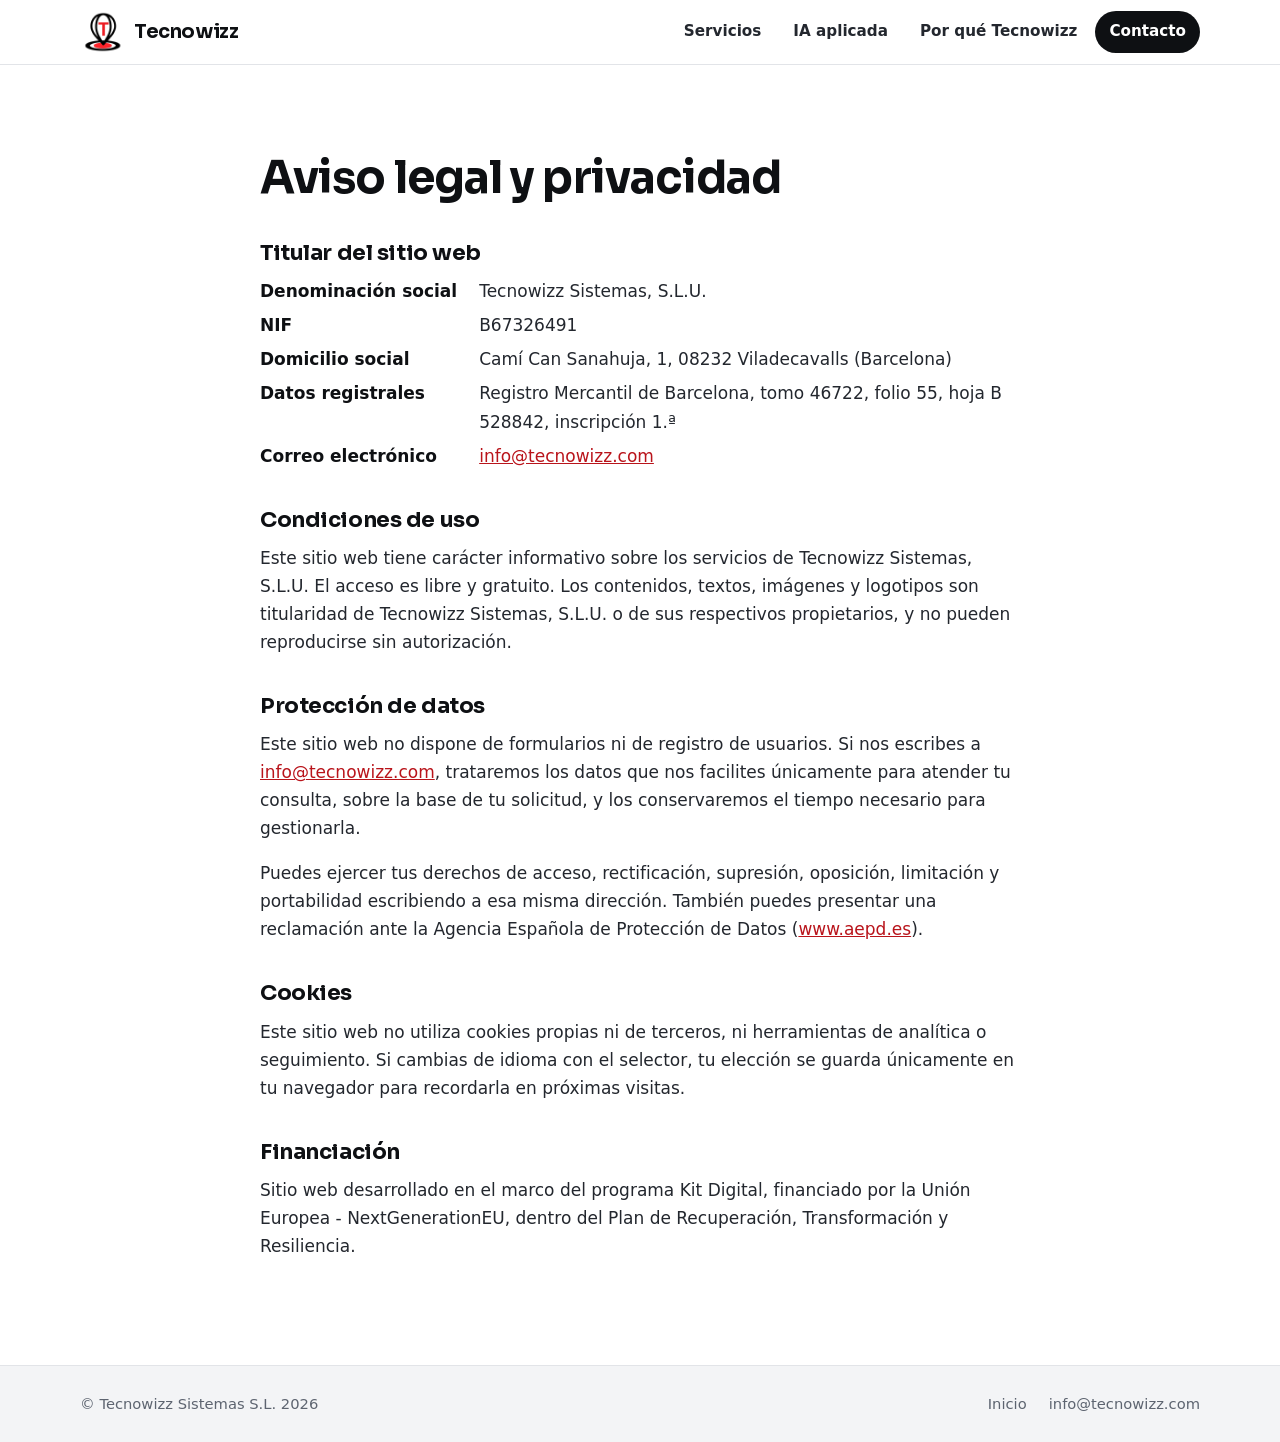
<file: aviso-legal/index.html>
<!doctype html>
<html lang="es">
<head>
  <meta charset="utf-8">
  <meta name="viewport" content="width=device-width, initial-scale=1">
  <title>Aviso legal y privacidad - Tecnowizz</title>
  <meta name="robots" content="noindex, follow">
  <link rel="canonical" href="https://tecnowizz.com/aviso-legal/">
  <link rel="icon" type="image/png" sizes="32x32" href="/assets/favicon-32.png">
  <link rel="stylesheet" href="/styles.css">
</head>
<body>
  <a class="skip" href="#contenido">Ir al contenido</a>

  <header class="site-header">
    <div class="wrap">
      <a class="brand" href="/" aria-label="Tecnowizz, inicio">
        <img src="/assets/logo-192.png" alt="" width="44" height="44">
        Tecnowizz
      </a>
      <nav aria-label="Principal">
        <ul class="nav">
          <li><a href="/#servicios">Servicios</a></li>
          <li><a href="/#ia">IA aplicada</a></li>
          <li><a href="/#por-que">Por qué Tecnowizz</a></li>
          <li><a class="cta" href="/#contacto">Contacto</a></li>
        </ul>
      </nav>
    </div>
  </header>

  <main id="contenido" class="doc">
    <div class="wrap">
      <h1>Aviso legal y privacidad</h1>

      <h2>Titular del sitio web</h2>
      <dl>
        <dt>Denominación social</dt><dd>Tecnowizz Sistemas, S.L.U.</dd>
        <dt>NIF</dt><dd>B67326491</dd>
        <dt>Domicilio social</dt><dd>Camí Can Sanahuja, 1, 08232 Viladecavalls (Barcelona)</dd>
        <dt>Datos registrales</dt><dd>Registro Mercantil de Barcelona, tomo 46722, folio 55, hoja B 528842, inscripción 1.ª</dd>
        <dt>Correo electrónico</dt><dd><a href="mailto:info@tecnowizz.com">info@tecnowizz.com</a></dd>
      </dl>

      <h2>Condiciones de uso</h2>
      <p>Este sitio web tiene carácter informativo sobre los servicios de Tecnowizz Sistemas, S.L.U. El acceso es libre y gratuito. Los contenidos, textos, imágenes y logotipos son titularidad de Tecnowizz Sistemas, S.L.U. o de sus respectivos propietarios, y no pueden reproducirse sin autorización.</p>

      <h2>Protección de datos</h2>
      <p>Este sitio web no dispone de formularios ni de registro de usuarios. Si nos escribes a <a href="mailto:info@tecnowizz.com">info@tecnowizz.com</a>, trataremos los datos que nos facilites únicamente para atender tu consulta, sobre la base de tu solicitud, y los conservaremos el tiempo necesario para gestionarla.</p>
      <p>Puedes ejercer tus derechos de acceso, rectificación, supresión, oposición, limitación y portabilidad escribiendo a esa misma dirección. También puedes presentar una reclamación ante la Agencia Española de Protección de Datos (<a href="https://www.aepd.es/" rel="noopener">www.aepd.es</a>).</p>

      <h2>Cookies</h2>
      <p>Este sitio web no utiliza cookies propias ni de terceros, ni herramientas de analítica o seguimiento. Si cambias de idioma con el selector, tu elección se guarda únicamente en tu navegador para recordarla en próximas visitas.</p>

      <h2>Financiación</h2>
      <p>Sitio web desarrollado en el marco del programa Kit Digital, financiado por la Unión Europea - NextGenerationEU, dentro del Plan de Recuperación, Transformación y Resiliencia.</p>
    </div>
  </main>

  <footer class="site-footer">
    <div class="wrap">
      <span>© Tecnowizz Sistemas S.L. 2026</span>
      <nav aria-label="Legal">
        <a href="/">Inicio</a>
        <a href="mailto:info@tecnowizz.com">info@tecnowizz.com</a>
      </nav>
    </div>
  </footer>
</body>
</html>
</file>
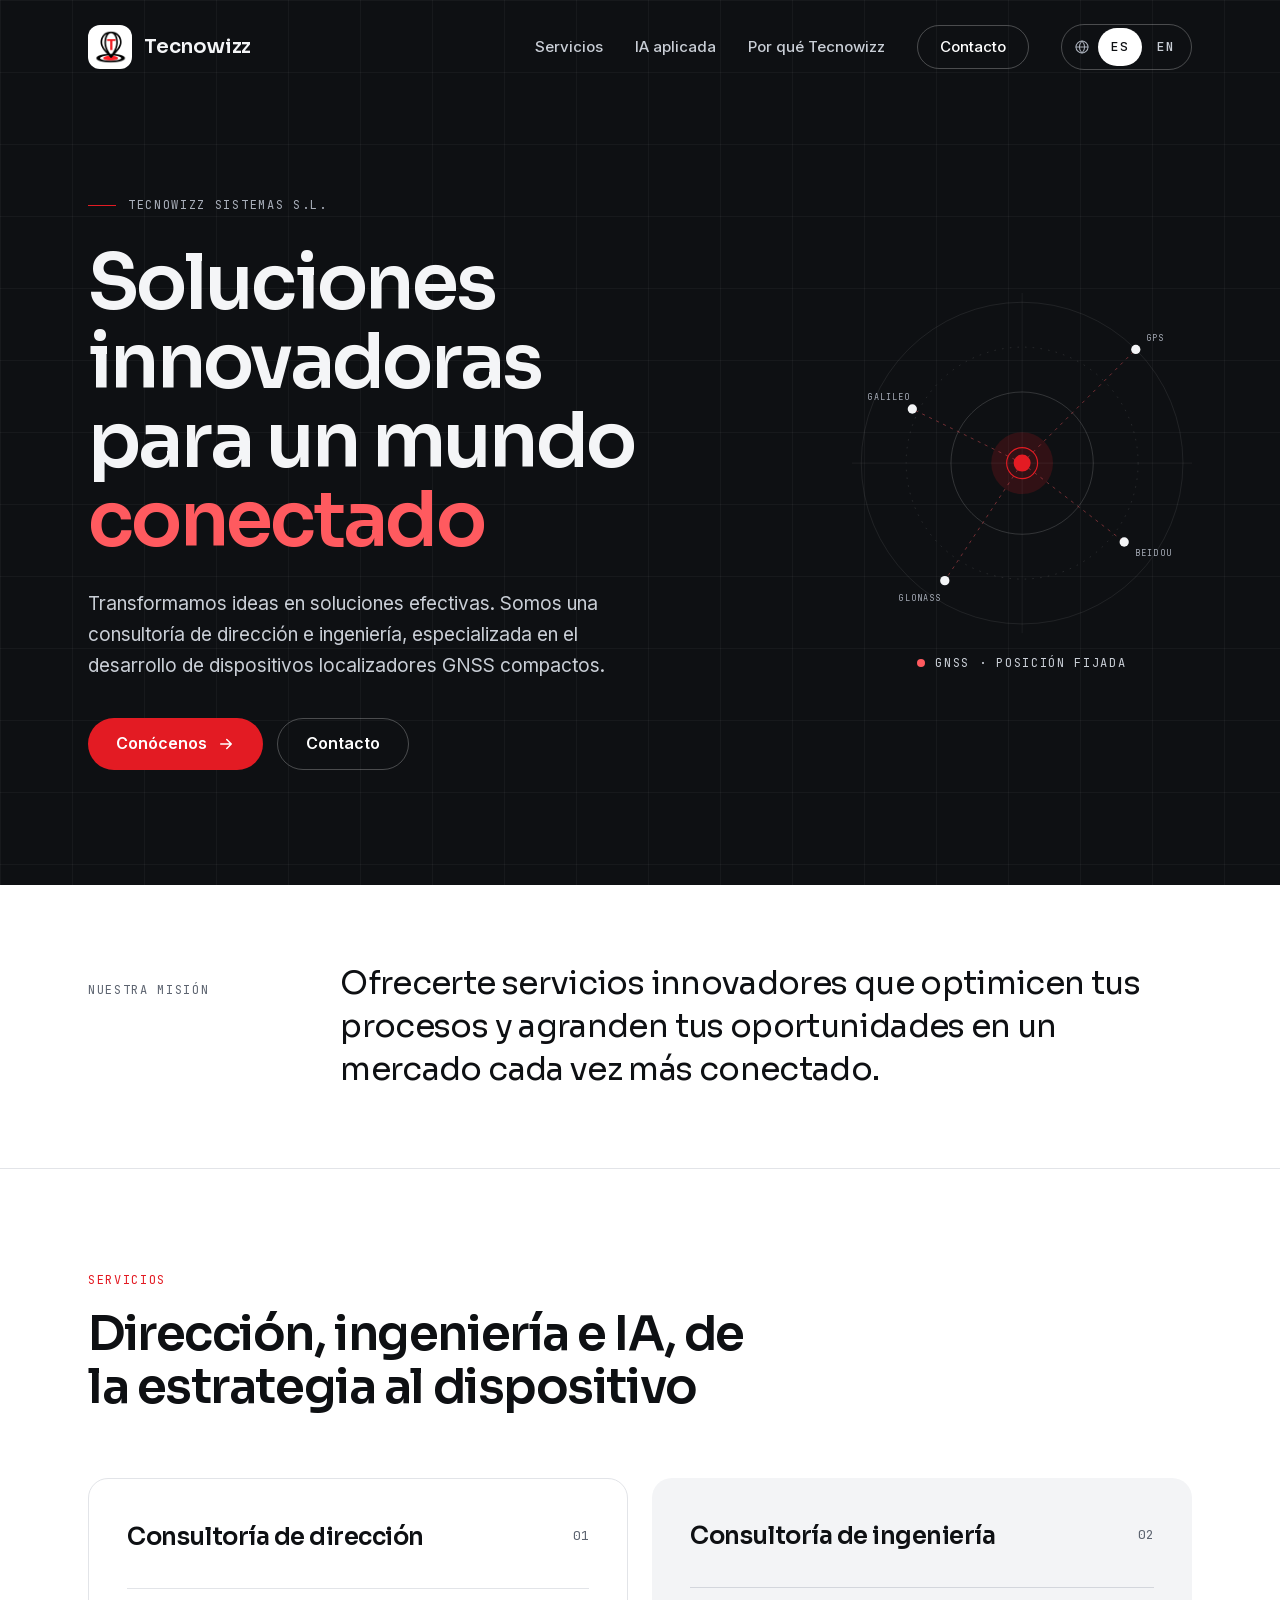
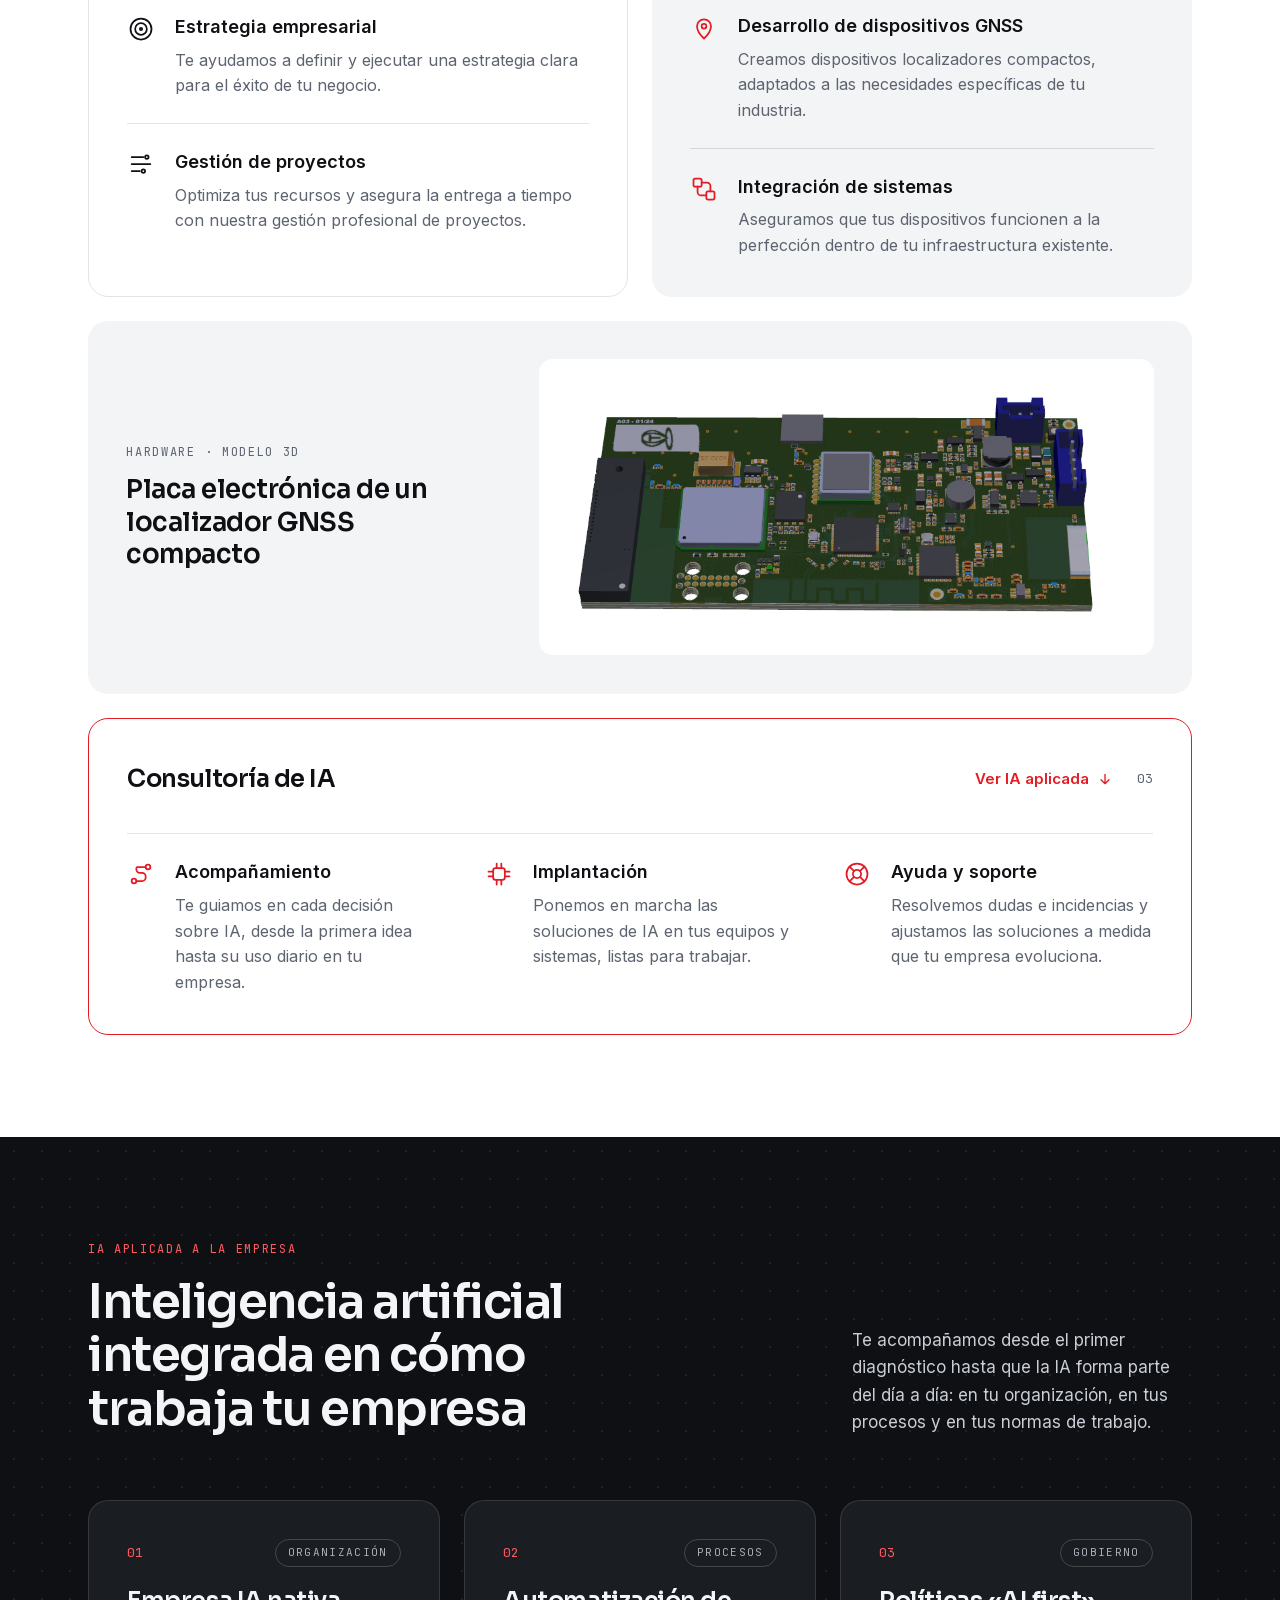
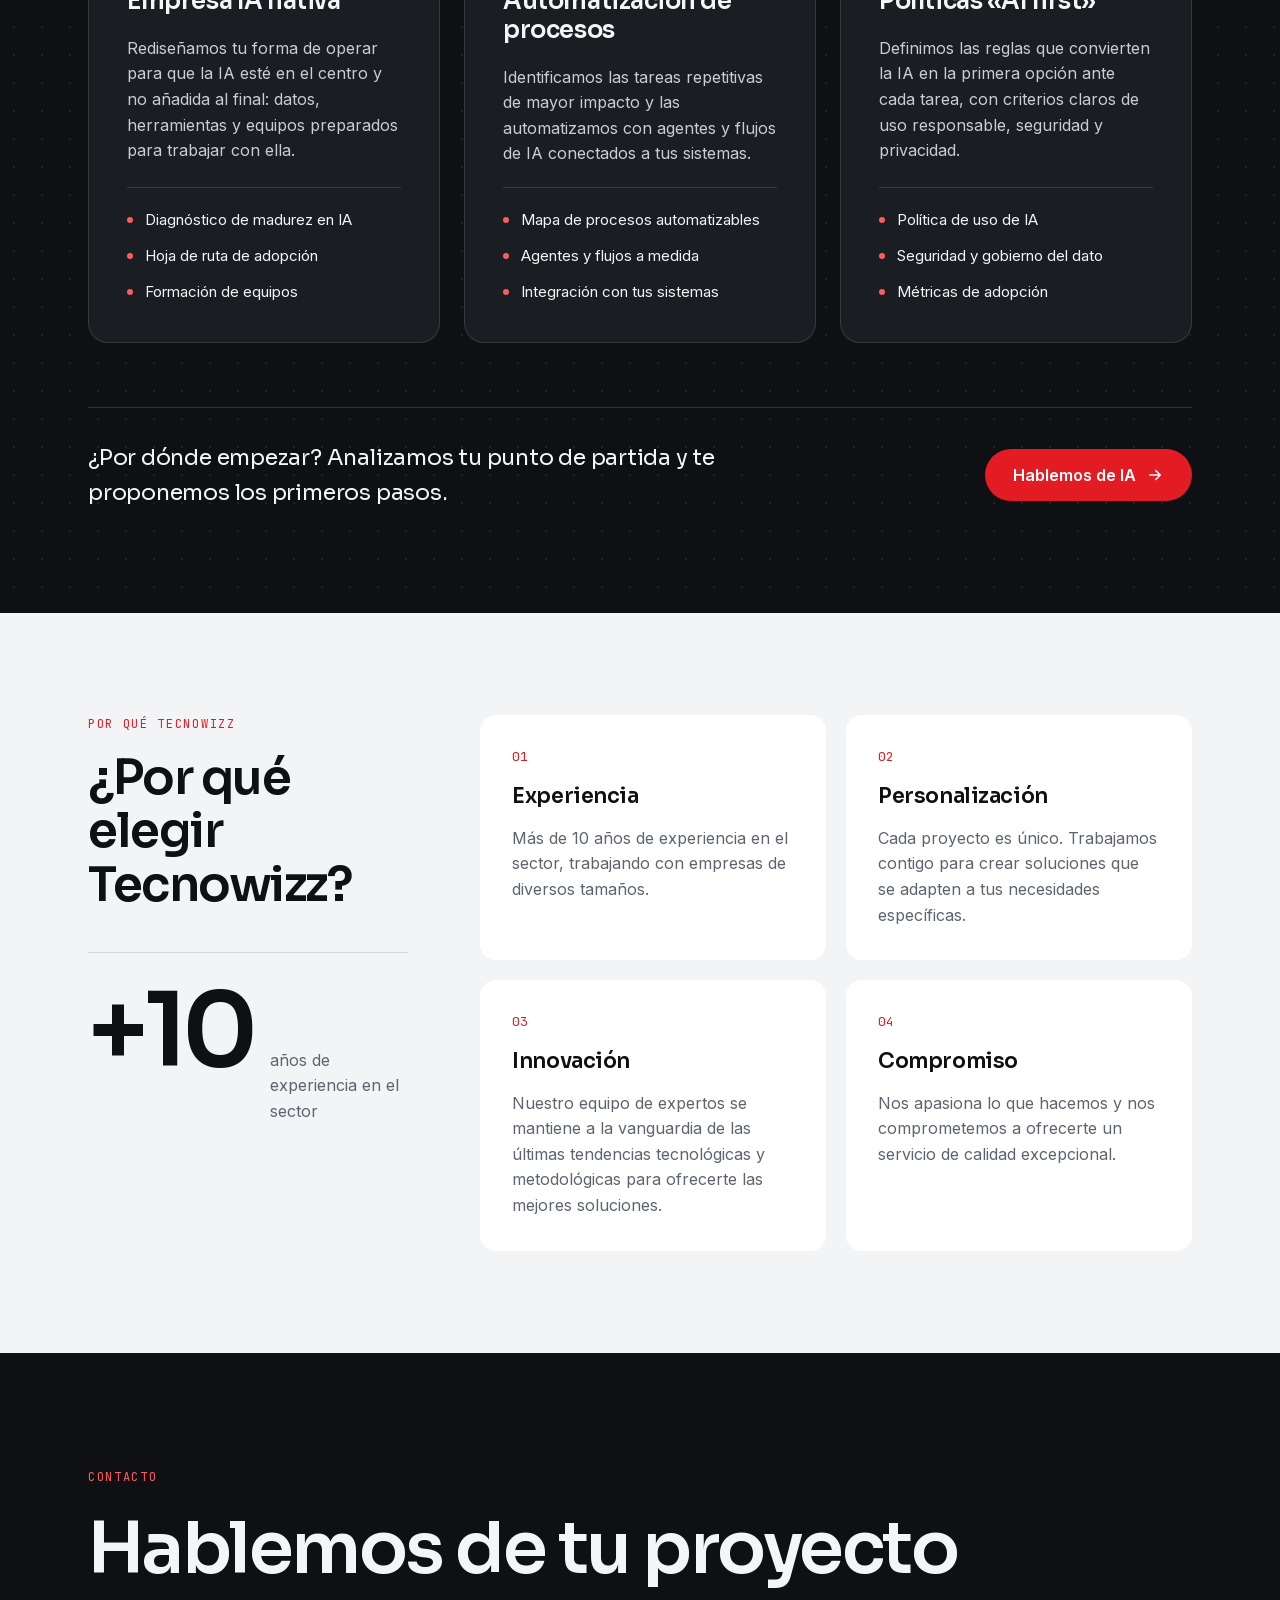
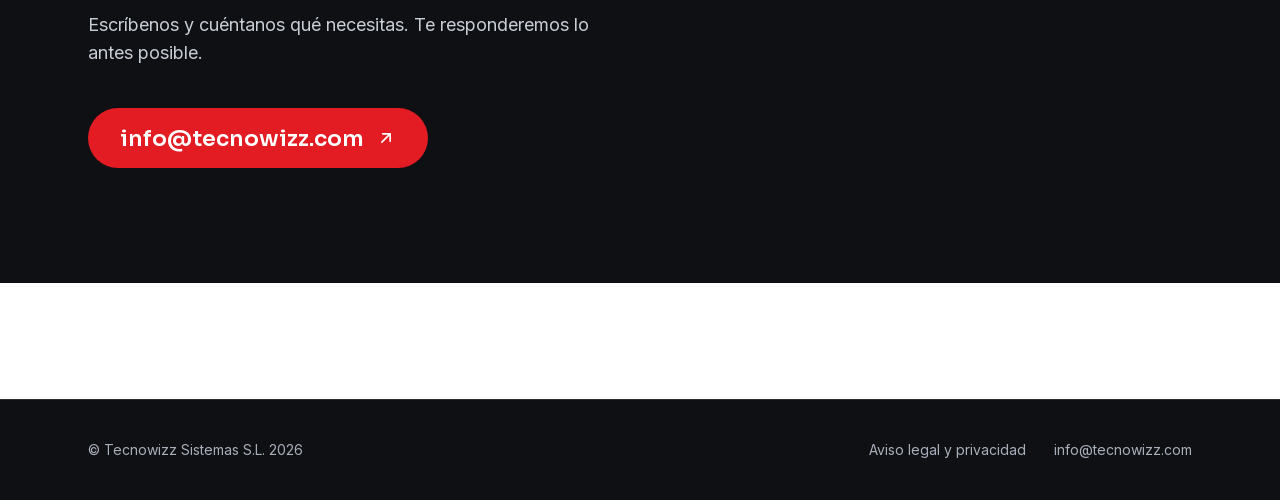
<file: contacto/index.html>
<!doctype html>
<html lang="es">
<head>
<meta charset="utf-8">
<title>Tecnowizz</title>
<meta name="robots" content="noindex">
<link rel="canonical" href="https://tecnowizz.com/#contacto">
<meta http-equiv="refresh" content="0; url=/#contacto">
</head>
<body><p><a href="/#contacto">Continuar</a></p></body>
</html>
</file>
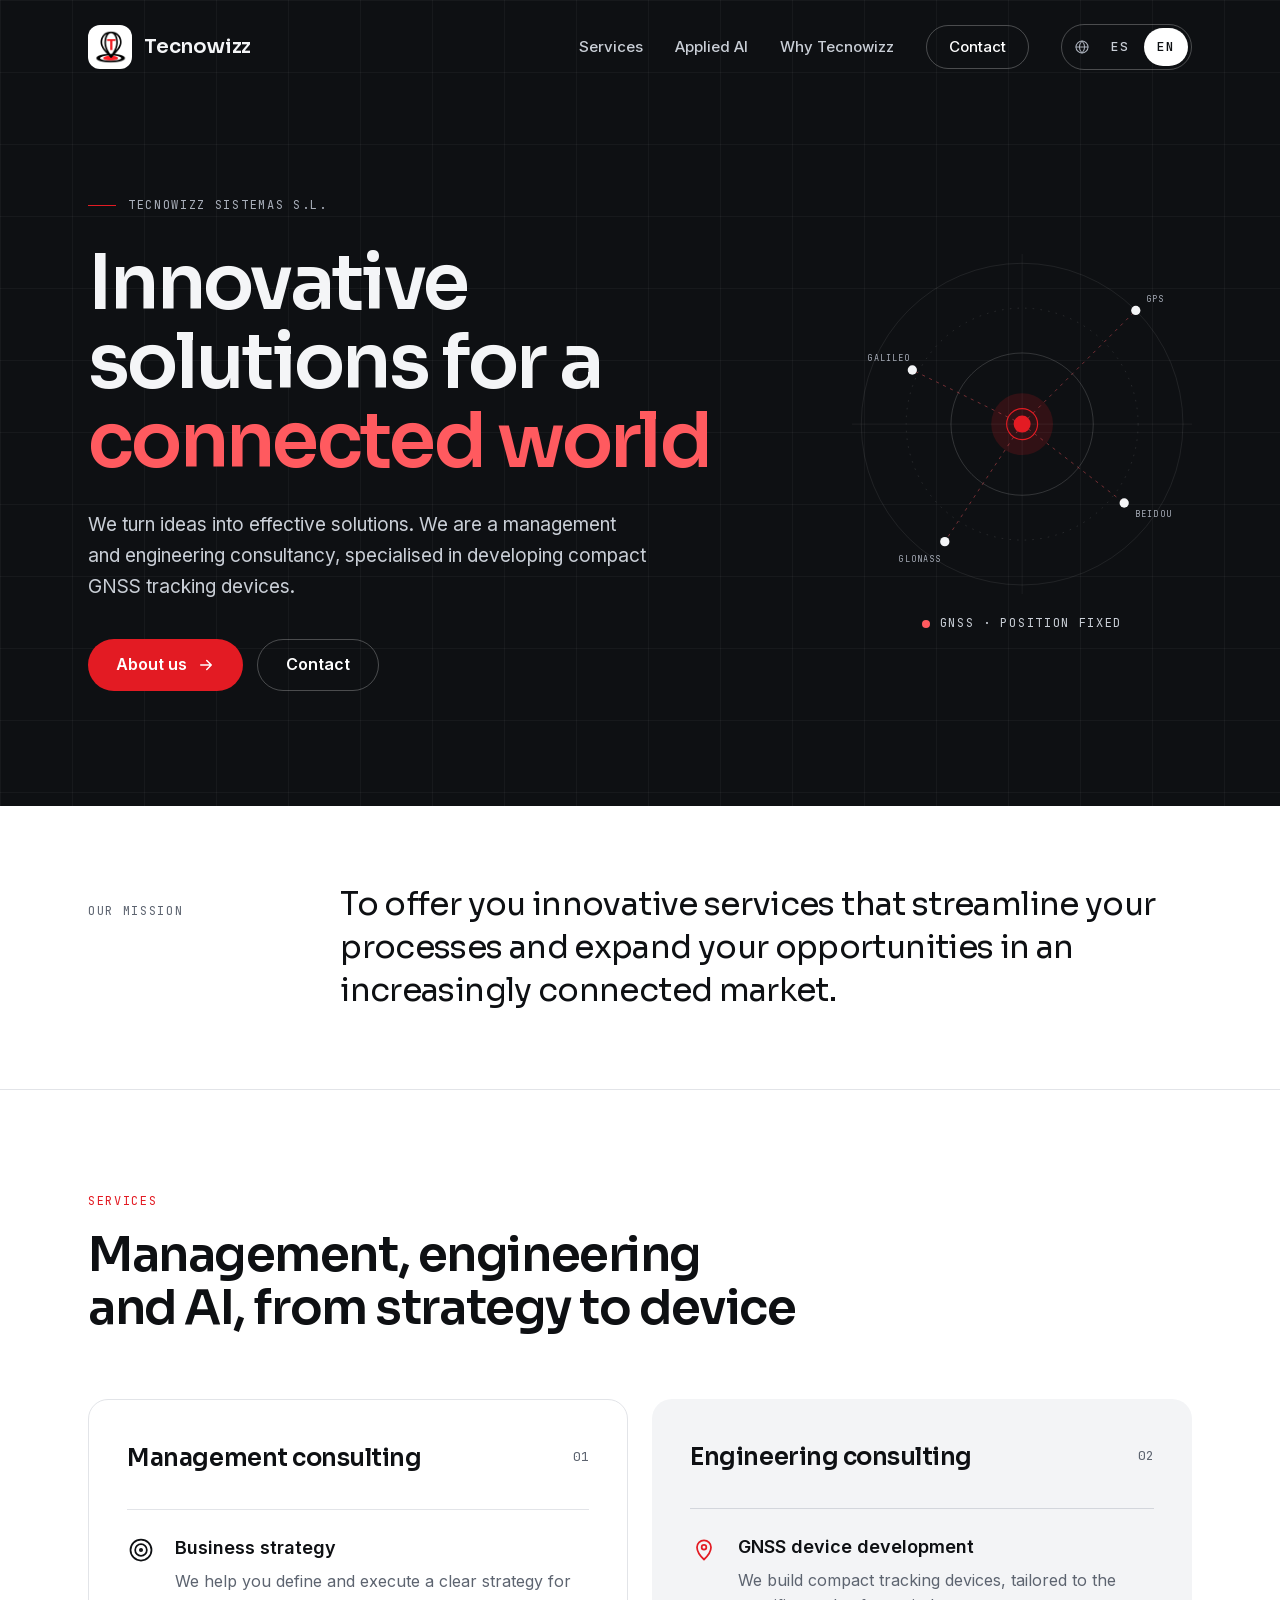
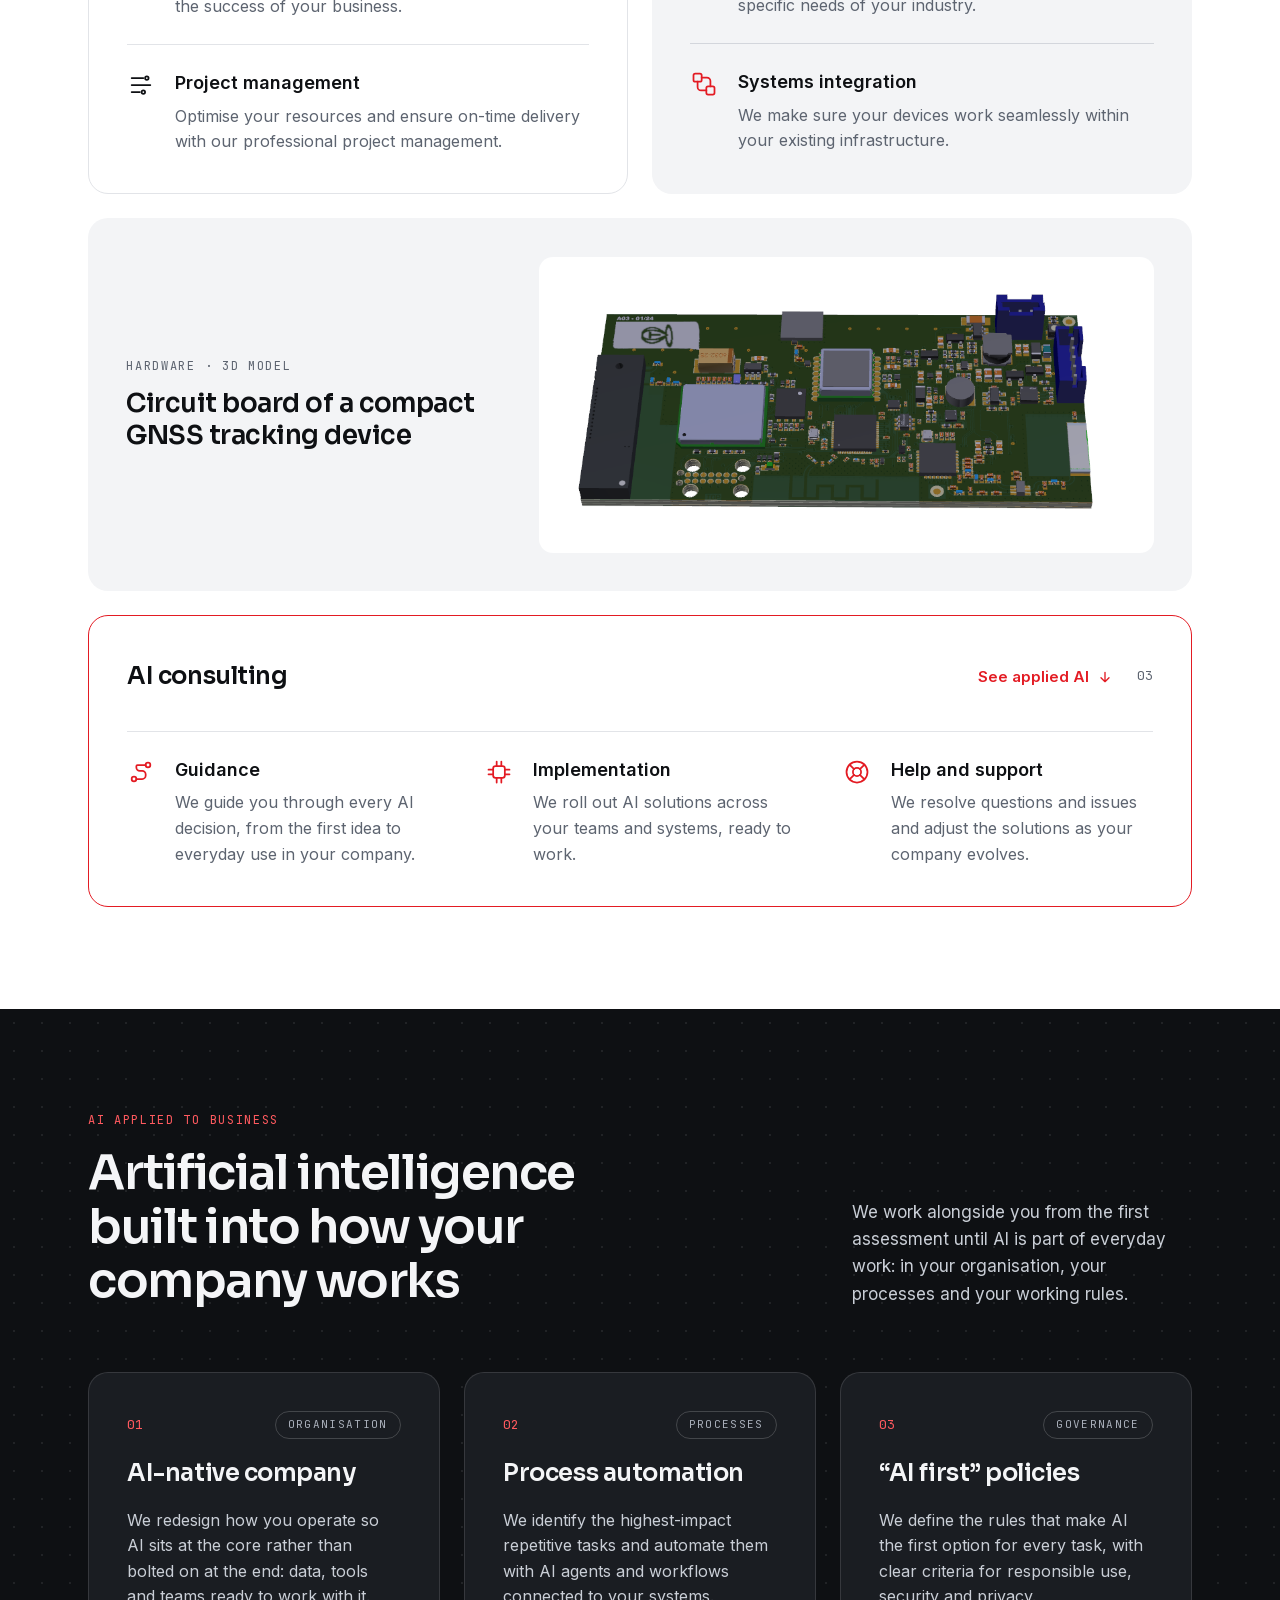
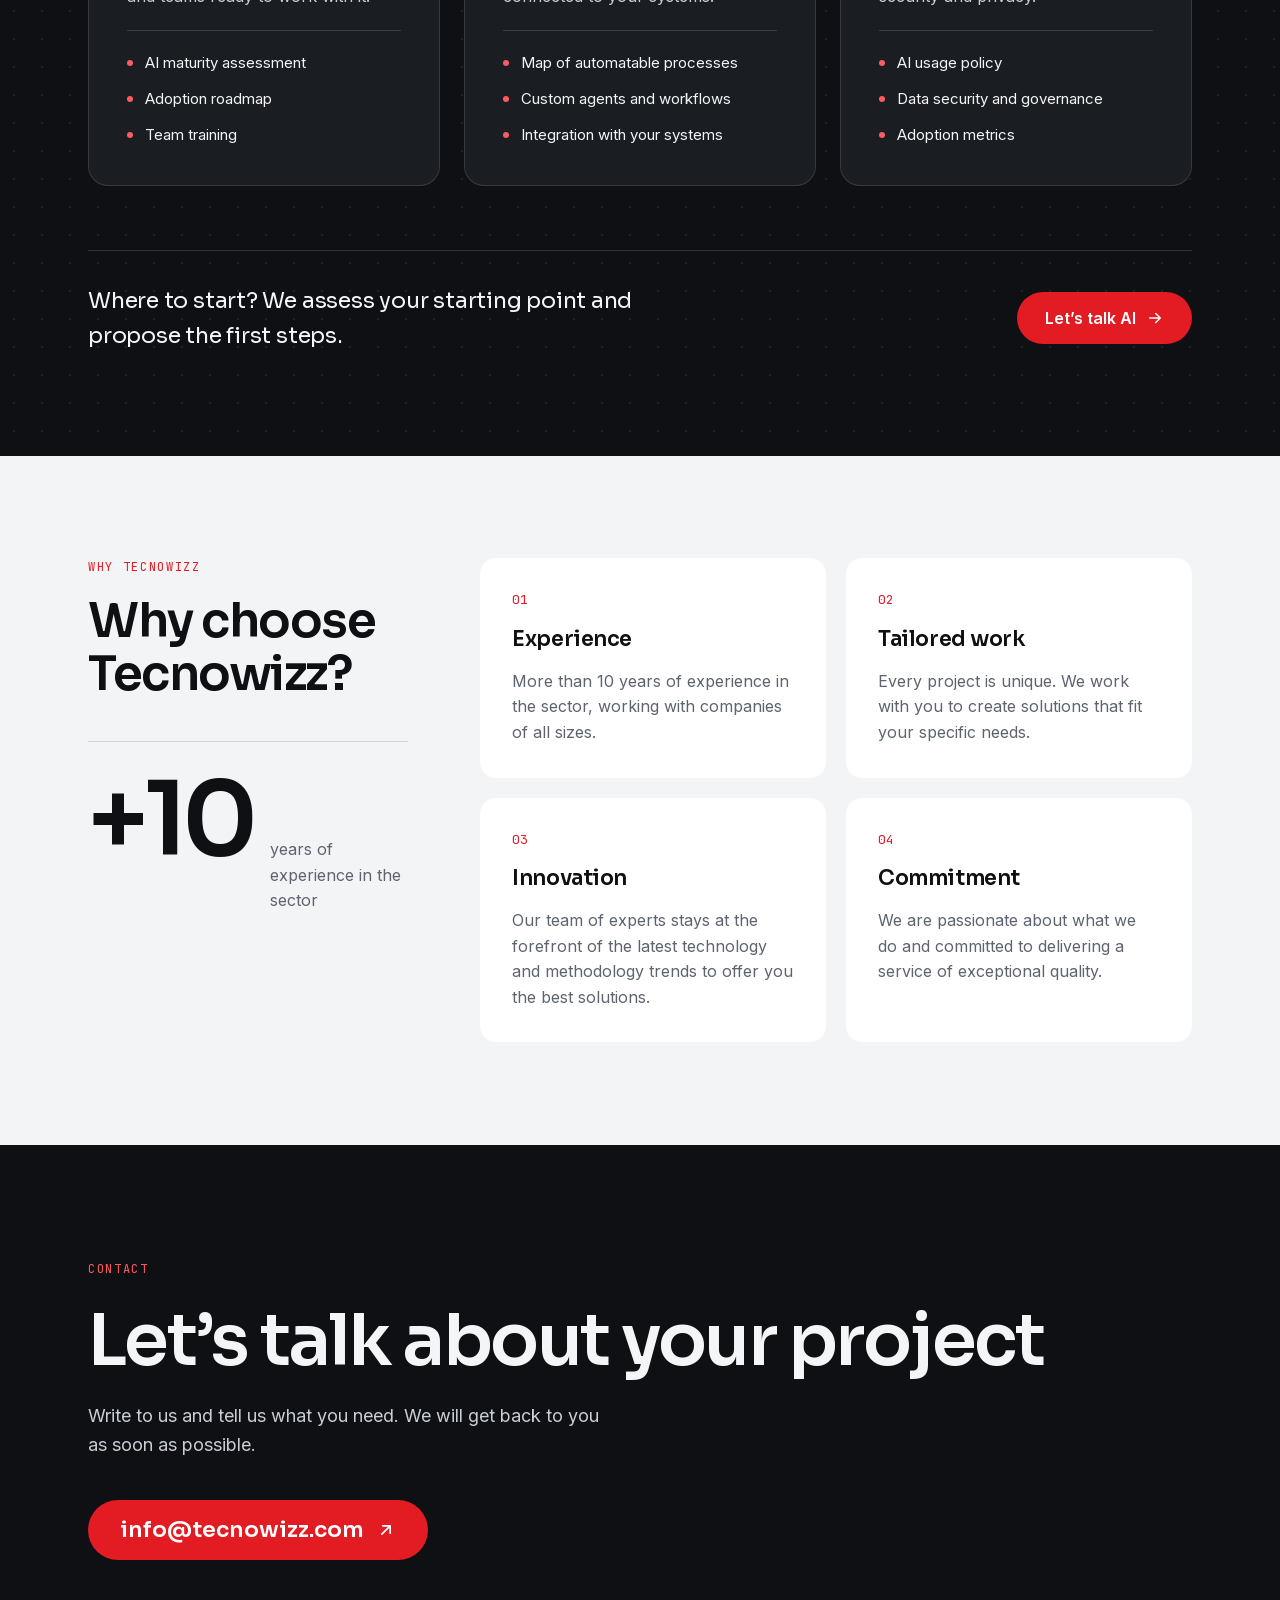
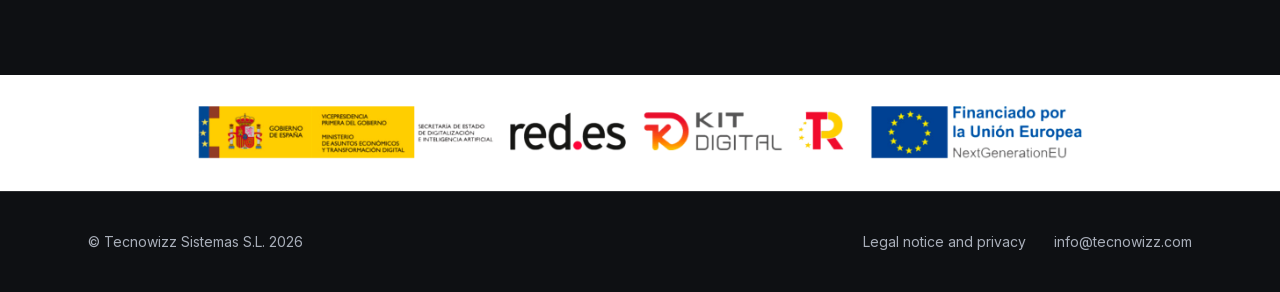
<file: en/index.html>
<!doctype html>
<html lang="en">
<head>
<meta charset="utf-8">
<meta name="viewport" content="width=device-width, initial-scale=1">
<title>Tecnowizz - Management, engineering and AI consulting</title>

<meta name="description" content="Tecnowizz Sistemas: management, engineering and artificial intelligence consulting, specialised in developing compact GNSS tracking devices.">
<link rel="canonical" href="https://tecnowizz.com/en/">
<link rel="alternate" hreflang="es" href="https://tecnowizz.com/">
<link rel="alternate" hreflang="en" href="https://tecnowizz.com/en/">
<link rel="alternate" hreflang="x-default" href="https://tecnowizz.com/">
<link rel="icon" type="image/png" sizes="32x32" href="/assets/favicon-32.png">
<link rel="apple-touch-icon" href="/assets/logo-192.png">
<meta name="theme-color" content="#0e1013">
<meta property="og:type" content="website">
<meta property="og:title" content="Tecnowizz - Management, engineering and AI consulting">
<meta property="og:description" content="Tecnowizz Sistemas: management, engineering and artificial intelligence consulting, specialised in developing compact GNSS tracking devices.">
<meta property="og:url" content="https://tecnowizz.com/en/">
<meta property="og:image" content="https://tecnowizz.com/assets/logo.png">
<meta property="og:locale" content="en_GB">
<link rel="preload" href="/assets/fonts/sora-latin.woff2" as="font" type="font/woff2" crossorigin>
<link rel="preload" href="/assets/fonts/inter-latin.woff2" as="font" type="font/woff2" crossorigin>
<style>
@font-face{font-family:"Sora";src:url("/assets/fonts/sora-latin.woff2") format("woff2");font-weight:300 800;font-display:swap}
@font-face{font-family:"Inter";src:url("/assets/fonts/inter-latin.woff2") format("woff2");font-weight:400 600;font-display:swap}
@font-face{font-family:"JetBrains Mono";src:url("/assets/fonts/jetbrains-mono-latin.woff2") format("woff2");font-weight:400 500;font-display:swap}
*,*::before,*::after{box-sizing:border-box}
html{scroll-behavior:smooth;-webkit-text-size-adjust:100%}
body{margin:0;background:#0e1013;-webkit-font-smoothing:antialiased}
a{color:inherit;text-decoration:none}
a:hover{opacity:.82}
:focus-visible{outline:3px solid #ff5a5f;outline-offset:3px}
img{max-width:100%}
.skip{position:absolute;left:-9999px}
.skip:focus{left:16px;top:16px;z-index:10;background:#fff;color:#0e1013;padding:8px 14px;border-radius:6px}
@media (prefers-reduced-motion:reduce){html{scroll-behavior:auto}}
</style>
</head>
<body>
<a class="skip" href="#inicio">Skip to content</a>
<div style="font-family: Inter, system-ui, sans-serif; color: #23272e; background: #ffffff; line-height: 1.6">

<!-- HERO -->
<div style="background: #0e1013; color: #f4f5f7; position: relative; overflow: hidden">
<div aria-hidden="true" style="position: absolute; inset: 0; background-image: linear-gradient(#ffffff0a 1px, transparent 1px), linear-gradient(90deg, #ffffff0a 1px, transparent 1px); background-size: 72px 72px"></div>

<header style="position: relative; max-width: 1200px; margin: 0 auto; padding: 24px clamp(20px, 5vw, 48px); display: flex; flex-wrap: wrap; align-items: center; justify-content: space-between; gap: 16px 32px">
<a href="#inicio" aria-label="Tecnowizz, home" style="display: flex; align-items: center; gap: 12px; min-height: 44px">
<span style="width: 44px; height: 44px; border-radius: 12px; background: #ffffff; display: flex; align-items: center; justify-content: center; flex: none"><img src="/assets/logo.png" alt="" style="width: 36px; height: 36px; object-fit: contain"></span>
<span style="font-family: Sora, sans-serif; font-weight: 600; font-size: 20px; letter-spacing: -0.01em">Tecnowizz</span>
</a>
<nav aria-label="Main" style="display: flex; flex-wrap: wrap; align-items: center; gap: 8px 32px; font-size: 15px; font-weight: 500">
<a href="#servicios" style="color: #c9ced6; min-height: 44px; display: flex; align-items: center">Services</a>
<a href="#ia" style="color: #c9ced6; min-height: 44px; display: flex; align-items: center">Applied AI</a>
<a href="#por-que" style="color: #c9ced6; min-height: 44px; display: flex; align-items: center">Why Tecnowizz</a>
<a href="#contacto" style="min-height: 44px; padding: 0 22px; border: 1px solid #ffffff40; border-radius: 999px; display: flex; align-items: center; color: #ffffff">Contact</a>
<div role="group" aria-label="Language" style="display: flex; align-items: center; gap: 2px; padding: 3px; border: 1px solid #ffffff40; border-radius: 999px">
<svg aria-hidden="true" width="16" height="16" viewBox="0 0 24 24" fill="none" stroke="#a9afba" stroke-width="1.6" stroke-linecap="round" stroke-linejoin="round" style="margin: 0 6px 0 9px"><circle cx="12" cy="12" r="9"></circle><path d="M3 12h18M12 3c2.6 2.8 4 5.8 4 9s-1.4 6.2-4 9c-2.6-2.800000000000001-4-5.800000000000001-4-9s1.4-6.2 4-9z"></path></svg>
<a href="/" hreflang="es" lang="es" aria-label="Español" onclick="try{localStorage.setItem('lang','es')}catch(e){}" style="min-width: 44px; min-height: 38px; border: 0; border-radius: 999px; font-family: 'JetBrains Mono', monospace; font-size: 13px; letter-spacing: 0.06em; background: transparent; color: #c9ced6; display: flex; align-items: center; justify-content: center">ES</a>
<a href="/en/" hreflang="en" lang="en" aria-label="English" aria-current="page" onclick="try{localStorage.setItem('lang','en')}catch(e){}" style="min-width: 44px; min-height: 38px; border: 0; border-radius: 999px; font-family: 'JetBrains Mono', monospace; font-size: 13px; letter-spacing: 0.06em; background: #ffffff; color: #0e1013; display: flex; align-items: center; justify-content: center">EN</a>
</div>
</nav>
</header>

<div id="inicio" style="position: relative; max-width: 1200px; margin: 0 auto; padding: clamp(48px, 8vw, 104px) clamp(20px, 5vw, 48px) clamp(64px, 9vw, 128px); display: flex; flex-wrap: wrap; align-items: center; gap: 56px 72px">
<div style="flex: 999 1 460px; min-width: 0; display: flex; flex-direction: column; gap: 28px">
<div style="display: flex; align-items: center; gap: 12px; font-family: 'JetBrains Mono', monospace; font-size: 12px; letter-spacing: 0.14em; text-transform: uppercase; color: #a9afba">
<span style="width: 28px; height: 1px; background: #e31b23"></span>
<span>Tecnowizz Sistemas S.L.</span>
</div>
<h1 style="margin: 0; font-family: Sora, sans-serif; font-weight: 600; font-size: clamp(40px, 6.2vw, 76px); line-height: 1.04; letter-spacing: -0.035em; text-wrap: balance">Innovative solutions for a <span style="color: #ff5a5f">connected world</span></h1>
<p style="margin: 0; max-width: 560px; font-size: clamp(17px, 1.5vw, 19px); line-height: 1.65; color: #c9ced6">We turn ideas into effective solutions. We are a management and engineering consultancy, specialised in developing compact GNSS tracking devices.</p>
<div style="display: flex; flex-wrap: wrap; gap: 14px; padding-top: 8px">
<a href="#servicios" style="min-height: 52px; padding: 0 28px; border-radius: 999px; background: #e31b23; color: #ffffff; font-weight: 600; font-size: 16px; display: flex; align-items: center; gap: 10px">About us
<svg aria-hidden="true" width="18" height="18" viewBox="0 0 24 24" fill="none" stroke="currentColor" stroke-width="2" stroke-linecap="round" stroke-linejoin="round"><path d="M5 12h14M13 6l6 6-6 6"></path></svg>
</a>
<a href="#contacto" style="min-height: 52px; padding: 0 28px; border-radius: 999px; border: 1px solid #ffffff40; color: #ffffff; font-weight: 600; font-size: 16px; display: flex; align-items: center">Contact</a>
</div>
</div>

<div style="flex: 1 1 340px; max-width: 460px; min-width: 0; margin: 0 auto; display: flex; flex-direction: column; gap: 20px">
<svg aria-hidden="true" viewBox="0 0 440 440" style="width: 100%; height: auto; display: block">
<circle cx="220" cy="220" r="208" fill="none" stroke="#ffffff" stroke-opacity="0.10"></circle>
<circle cx="220" cy="220" r="150" fill="none" stroke="#ffffff" stroke-opacity="0.14" stroke-dasharray="2 8"></circle>
<circle cx="220" cy="220" r="92" fill="none" stroke="#ffffff" stroke-opacity="0.20"></circle>
<circle cx="220" cy="220" r="40" fill="#e31b23" fill-opacity="0.16"></circle>
<line x1="220" y1="0" x2="220" y2="440" stroke="#ffffff" stroke-opacity="0.08"></line>
<line x1="0" y1="220" x2="440" y2="220" stroke="#ffffff" stroke-opacity="0.08"></line>
<line x1="220" y1="220" x2="367" y2="73" stroke="#ff5a5f" stroke-opacity="0.55" stroke-dasharray="4 6"></line>
<line x1="220" y1="220" x2="78" y2="150" stroke="#ff5a5f" stroke-opacity="0.55" stroke-dasharray="4 6"></line>
<line x1="220" y1="220" x2="120" y2="372" stroke="#ff5a5f" stroke-opacity="0.55" stroke-dasharray="4 6"></line>
<line x1="220" y1="220" x2="352" y2="322" stroke="#ff5a5f" stroke-opacity="0.55" stroke-dasharray="4 6"></line>
<circle cx="367" cy="73" r="6" fill="#f4f5f7"></circle>
<circle cx="78" cy="150" r="6" fill="#f4f5f7"></circle>
<circle cx="120" cy="372" r="6" fill="#f4f5f7"></circle>
<circle cx="352" cy="322" r="6" fill="#f4f5f7"></circle>
<circle cx="220" cy="220" r="11" fill="#e31b23"></circle>
<circle cx="220" cy="220" r="20" fill="none" stroke="#e31b23" stroke-width="1.5"></circle>
<g font-family="JetBrains Mono, monospace" font-size="11" fill="#a9afba" letter-spacing="1.5">
<text x="380" y="62">GPS</text>
<text x="20" y="138">GALILEO</text>
<text x="60" y="398">GLONASS</text>
<text x="366" y="340">BEIDOU</text>
</g>
</svg>
<div style="display: flex; align-items: center; justify-content: center; gap: 10px; font-family: 'JetBrains Mono', monospace; font-size: 12px; letter-spacing: 0.14em; text-transform: uppercase; color: #c9ced6">
<span style="width: 8px; height: 8px; border-radius: 50%; background: #ff5a5f"></span>
<span>GNSS · Position fixed</span>
</div>
</div>
</div>
</div>

<!-- MISIÓN -->
<div style="border-bottom: 1px solid #e2e4e8">
<div style="max-width: 1200px; margin: 0 auto; padding: clamp(48px, 6vw, 80px) clamp(20px, 5vw, 48px); display: flex; flex-wrap: wrap; gap: 20px 72px; align-items: baseline">
<div style="flex: 1 1 180px; font-family: 'JetBrains Mono', monospace; font-size: 12px; letter-spacing: 0.14em; text-transform: uppercase; color: #5d6470">Our mission</div>
<p style="flex: 999 1 520px; min-width: 0; margin: 0; font-family: Sora, sans-serif; font-weight: 400; font-size: clamp(22px, 2.6vw, 32px); line-height: 1.35; letter-spacing: -0.02em; color: #0e1013; text-wrap: pretty">To offer you innovative services that streamline your processes and expand your opportunities in an increasingly connected market.</p>
</div>
</div>

<!-- SERVICIOS -->
<div id="servicios" style="max-width: 1200px; margin: 0 auto; padding: clamp(64px, 8vw, 120px) clamp(20px, 5vw, 48px)">
<div style="display: flex; flex-direction: column; gap: 16px; max-width: 760px; margin-bottom: clamp(40px, 5vw, 72px)">
<div style="font-family: 'JetBrains Mono', monospace; font-size: 12px; letter-spacing: 0.14em; text-transform: uppercase; color: #e31b23">Services</div>
<h2 style="margin: 0; font-family: Sora, sans-serif; font-weight: 600; font-size: clamp(30px, 4vw, 48px); line-height: 1.12; letter-spacing: -0.03em; color: #0e1013; text-wrap: balance">Management, engineering and AI, from strategy to device</h2>
</div>

<div style="display: flex; flex-wrap: wrap; gap: 24px">

<div style="flex: 1 1 380px; min-width: 0; border: 1px solid #e2e4e8; border-radius: 20px; padding: clamp(28px, 3vw, 44px); display: flex; flex-direction: column; gap: 32px">
<div style="display: flex; align-items: center; justify-content: space-between; gap: 16px">
<h3 style="margin: 0; font-family: Sora, sans-serif; font-weight: 600; font-size: 24px; letter-spacing: -0.02em; color: #0e1013">Management consulting</h3>
<span style="font-family: 'JetBrains Mono', monospace; font-size: 13px; color: #5d6470">01</span>
</div>
<div style="display: flex; flex-direction: column">
<div style="display: flex; gap: 20px; padding: 24px 0; border-top: 1px solid #e2e4e8">
<svg aria-hidden="true" width="28" height="28" viewBox="0 0 24 24" fill="none" stroke="#0e1013" stroke-width="1.5" stroke-linecap="round" stroke-linejoin="round" style="flex: none; margin-top: 2px"><circle cx="12" cy="12" r="9"></circle><circle cx="12" cy="12" r="5"></circle><circle cx="12" cy="12" r="1"></circle></svg>
<div style="display: flex; flex-direction: column; gap: 6px">
<h4 style="margin: 0; font-size: 18px; font-weight: 600; color: #0e1013">Business strategy</h4>
<p style="margin: 0; font-size: 16px; color: #5d6470">We help you define and execute a clear strategy for the success of your business.</p>
</div>
</div>
<div style="display: flex; gap: 20px; padding: 24px 0 0; border-top: 1px solid #e2e4e8">
<svg aria-hidden="true" width="28" height="28" viewBox="0 0 24 24" fill="none" stroke="#0e1013" stroke-width="1.5" stroke-linecap="round" stroke-linejoin="round" style="flex: none; margin-top: 2px"><path d="M4 6h10M4 12h16M4 18h7"></path><circle cx="17" cy="6" r="1.5"></circle><circle cx="14" cy="18" r="1.5"></circle></svg>
<div style="display: flex; flex-direction: column; gap: 6px">
<h4 style="margin: 0; font-size: 18px; font-weight: 600; color: #0e1013">Project management</h4>
<p style="margin: 0; font-size: 16px; color: #5d6470">Optimise your resources and ensure on-time delivery with our professional project management.</p>
</div>
</div>
</div>
</div>

<div style="flex: 1 1 380px; min-width: 0; background: #f3f4f6; border-radius: 20px; padding: clamp(28px, 3vw, 44px); display: flex; flex-direction: column; gap: 32px">
<div style="display: flex; align-items: center; justify-content: space-between; gap: 16px">
<h3 style="margin: 0; font-family: Sora, sans-serif; font-weight: 600; font-size: 24px; letter-spacing: -0.02em; color: #0e1013">Engineering consulting</h3>
<span style="font-family: 'JetBrains Mono', monospace; font-size: 13px; color: #5d6470">02</span>
</div>
<div style="display: flex; flex-direction: column">
<div style="display: flex; gap: 20px; padding: 24px 0; border-top: 1px solid #d3d6dc">
<svg aria-hidden="true" width="28" height="28" viewBox="0 0 24 24" fill="none" stroke="#e31b23" stroke-width="1.5" stroke-linecap="round" stroke-linejoin="round" style="flex: none; margin-top: 2px"><path d="M12 21s6-5.6 6-10.5A6 6 0 0 0 6 10.5C6 15.4 12 21 12 21z"></path><circle cx="12" cy="10.5" r="2"></circle></svg>
<div style="display: flex; flex-direction: column; gap: 6px">
<h4 style="margin: 0; font-size: 18px; font-weight: 600; color: #0e1013">GNSS device development</h4>
<p style="margin: 0; font-size: 16px; color: #5d6470">We build compact tracking devices, tailored to the specific needs of your industry.</p>
</div>
</div>
<div style="display: flex; gap: 20px; padding: 24px 0 0; border-top: 1px solid #d3d6dc">
<svg aria-hidden="true" width="28" height="28" viewBox="0 0 24 24" fill="none" stroke="#e31b23" stroke-width="1.5" stroke-linecap="round" stroke-linejoin="round" style="flex: none; margin-top: 2px"><rect x="3" y="3" width="7" height="7" rx="1.5"></rect><rect x="14" y="14" width="7" height="7" rx="1.5"></rect><path d="M10 6.5h4.5a3 3 0 0 1 3 3V14M14 17.5H9.5a3 3 0 0 1-3-3V10"></path></svg>
<div style="display: flex; flex-direction: column; gap: 6px">
<h4 style="margin: 0; font-size: 18px; font-weight: 600; color: #0e1013">Systems integration</h4>
<p style="margin: 0; font-size: 16px; color: #5d6470">We make sure your devices work seamlessly within your existing infrastructure.</p>
</div>
</div>
</div>
</div>

<div style="flex: 1 1 100%; min-width: 0; background: #f3f4f6; border-radius: 20px; padding: clamp(20px, 3vw, 44px); display: flex; flex-wrap: wrap; align-items: center; gap: 24px 56px">
<div style="flex: 1 1 240px; min-width: 0; display: flex; flex-direction: column; gap: 12px">
<span style="font-family: 'JetBrains Mono', monospace; font-size: 12px; letter-spacing: 0.14em; text-transform: uppercase; color: #5d6470">Hardware · 3D model</span>
<p style="margin: 0; font-family: Sora, sans-serif; font-weight: 600; font-size: clamp(20px, 2.2vw, 26px); line-height: 1.25; letter-spacing: -0.02em; color: #0e1013">Circuit board of a compact GNSS tracking device</p>
</div>
<div style="flex: 2 1 380px; min-width: 0; background: #ffffff; border-radius: 14px; padding: clamp(12px, 2vw, 28px)">
<img src="/assets/pcb.png" alt="3D model of the circuit board of a GNSS tracking device" width="839" height="365" loading="lazy" style="display: block; width: 100%; max-width: 640px; height: auto; margin: 0 auto">
</div>
</div>

<div style="flex: 1 1 100%; min-width: 0; border: 1px solid #e31b23; border-radius: 20px; padding: clamp(28px, 3vw, 44px); display: flex; flex-direction: column; gap: 32px">
<div style="display: flex; flex-wrap: wrap; align-items: center; justify-content: space-between; gap: 12px 24px">
<h3 style="margin: 0; font-family: Sora, sans-serif; font-weight: 600; font-size: 24px; letter-spacing: -0.02em; color: #0e1013">AI consulting</h3>
<div style="display: flex; align-items: center; gap: 24px">
<a href="#ia" style="min-height: 44px; display: flex; align-items: center; gap: 8px; font-size: 15px; font-weight: 600; color: #e31b23">See applied AI
<svg aria-hidden="true" width="16" height="16" viewBox="0 0 24 24" fill="none" stroke="currentColor" stroke-width="2" stroke-linecap="round" stroke-linejoin="round"><path d="M12 5v14M6 13l6 6 6-6"></path></svg>
</a>
<span style="font-family: 'JetBrains Mono', monospace; font-size: 13px; color: #5d6470">03</span>
</div>
</div>
<div style="display: flex; flex-wrap: wrap; gap: 0 48px; border-top: 1px solid #e2e4e8">
<div style="flex: 1 1 260px; min-width: 0; display: flex; gap: 20px; padding: 24px 0 0">
<svg aria-hidden="true" width="28" height="28" viewBox="0 0 24 24" fill="none" stroke="#e31b23" stroke-width="1.5" stroke-linecap="round" stroke-linejoin="round" style="flex: none; margin-top: 2px"><circle cx="6" cy="18" r="2"></circle><circle cx="18" cy="6" r="2"></circle><path d="M8 18h5a3 3 0 0 0 3-3v-1a3 3 0 0 0-3-3h-2a3 3 0 0 1-3-3V7a1 1 0 0 1 1-1h7"></path></svg>
<div style="display: flex; flex-direction: column; gap: 6px">
<h4 style="margin: 0; font-size: 18px; font-weight: 600; color: #0e1013">Guidance</h4>
<p style="margin: 0; font-size: 16px; color: #5d6470">We guide you through every AI decision, from the first idea to everyday use in your company.</p>
</div>
</div>
<div style="flex: 1 1 260px; min-width: 0; display: flex; gap: 20px; padding: 24px 0 0">
<svg aria-hidden="true" width="28" height="28" viewBox="0 0 24 24" fill="none" stroke="#e31b23" stroke-width="1.5" stroke-linecap="round" stroke-linejoin="round" style="flex: none; margin-top: 2px"><rect x="7" y="7" width="10" height="10" rx="2"></rect><path d="M10 3v4M14 3v4M10 17v4M14 17v4M3 10h4M3 14h4M17 10h4M17 14h4"></path></svg>
<div style="display: flex; flex-direction: column; gap: 6px">
<h4 style="margin: 0; font-size: 18px; font-weight: 600; color: #0e1013">Implementation</h4>
<p style="margin: 0; font-size: 16px; color: #5d6470">We roll out AI solutions across your teams and systems, ready to work.</p>
</div>
</div>
<div style="flex: 1 1 260px; min-width: 0; display: flex; gap: 20px; padding: 24px 0 0">
<svg aria-hidden="true" width="28" height="28" viewBox="0 0 24 24" fill="none" stroke="#e31b23" stroke-width="1.5" stroke-linecap="round" stroke-linejoin="round" style="flex: none; margin-top: 2px"><circle cx="12" cy="12" r="9"></circle><circle cx="12" cy="12" r="3.5"></circle><path d="M5.6 5.6l3.9 3.9M14.5 14.5l3.9 3.9M18.4 5.6l-3.9 3.9M9.5 14.5l-3.9 3.9"></path></svg>
<div style="display: flex; flex-direction: column; gap: 6px">
<h4 style="margin: 0; font-size: 18px; font-weight: 600; color: #0e1013">Help and support</h4>
<p style="margin: 0; font-size: 16px; color: #5d6470">We resolve questions and issues and adjust the solutions as your company evolves.</p>
</div>
</div>
</div>
</div>

</div>
</div>

<!-- IA APLICADA -->
<div id="ia" style="background: #0e1013; color: #f4f5f7; position: relative; overflow: hidden">
<div aria-hidden="true" style="position: absolute; inset: 0; background-image: radial-gradient(#ffffff14 1px, transparent 1px); background-size: 28px 28px"></div>
<div style="position: relative; max-width: 1200px; margin: 0 auto; padding: clamp(64px, 8vw, 120px) clamp(20px, 5vw, 48px); display: flex; flex-direction: column; gap: clamp(40px, 5vw, 72px)">

<div style="display: flex; flex-wrap: wrap; align-items: flex-end; gap: 24px 72px">
<div style="flex: 999 1 480px; min-width: 0; display: flex; flex-direction: column; gap: 16px">
<div style="font-family: 'JetBrains Mono', monospace; font-size: 12px; letter-spacing: 0.14em; text-transform: uppercase; color: #ff5a5f">AI applied to business</div>
<h2 style="margin: 0; font-family: Sora, sans-serif; font-weight: 600; font-size: clamp(30px, 4vw, 48px); line-height: 1.12; letter-spacing: -0.03em; text-wrap: balance">Artificial intelligence built into how your company works</h2>
</div>
<p style="flex: 1 1 340px; min-width: 0; margin: 0; font-size: 17px; color: #c9ced6">We work alongside you from the first assessment until AI is part of everyday work: in your organisation, your processes and your working rules.</p>
</div>

<div style="display: flex; flex-wrap: wrap; gap: 24px">

<div style="flex: 1 1 300px; min-width: 0; background: #1a1d22; border: 1px solid #ffffff1f; border-radius: 20px; padding: clamp(28px, 3vw, 40px); display: flex; flex-direction: column; gap: 20px">
<div style="display: flex; align-items: center; justify-content: space-between; gap: 16px">
<span style="font-family: 'JetBrains Mono', monospace; font-size: 13px; color: #ff5a5f">01</span>
<span style="font-family: 'JetBrains Mono', monospace; font-size: 11px; letter-spacing: 0.12em; text-transform: uppercase; color: #a9afba; border: 1px solid #ffffff2e; border-radius: 999px; padding: 4px 12px">Organisation</span>
</div>
<h3 style="margin: 0; font-family: Sora, sans-serif; font-weight: 600; font-size: 24px; line-height: 1.2; letter-spacing: -0.02em">AI-native company</h3>
<p style="margin: 0; font-size: 16px; color: #c9ced6">We redesign how you operate so AI sits at the core rather than bolted on at the end: data, tools and teams ready to work with it.</p>
<ul style="list-style: none; margin: auto 0 0; padding: 20px 0 0; border-top: 1px solid #ffffff24; display: flex; flex-direction: column; gap: 12px; font-size: 15px; color: #f4f5f7">
<li style="display: flex; align-items: center; gap: 12px"><span aria-hidden="true" style="width: 6px; height: 6px; border-radius: 50%; background: #ff5a5f; flex: none"></span>AI maturity assessment</li>
<li style="display: flex; align-items: center; gap: 12px"><span aria-hidden="true" style="width: 6px; height: 6px; border-radius: 50%; background: #ff5a5f; flex: none"></span>Adoption roadmap</li>
<li style="display: flex; align-items: center; gap: 12px"><span aria-hidden="true" style="width: 6px; height: 6px; border-radius: 50%; background: #ff5a5f; flex: none"></span>Team training</li>
</ul>
</div>


<div style="flex: 1 1 300px; min-width: 0; background: #1a1d22; border: 1px solid #ffffff1f; border-radius: 20px; padding: clamp(28px, 3vw, 40px); display: flex; flex-direction: column; gap: 20px">
<div style="display: flex; align-items: center; justify-content: space-between; gap: 16px">
<span style="font-family: 'JetBrains Mono', monospace; font-size: 13px; color: #ff5a5f">02</span>
<span style="font-family: 'JetBrains Mono', monospace; font-size: 11px; letter-spacing: 0.12em; text-transform: uppercase; color: #a9afba; border: 1px solid #ffffff2e; border-radius: 999px; padding: 4px 12px">Processes</span>
</div>
<h3 style="margin: 0; font-family: Sora, sans-serif; font-weight: 600; font-size: 24px; line-height: 1.2; letter-spacing: -0.02em">Process automation</h3>
<p style="margin: 0; font-size: 16px; color: #c9ced6">We identify the highest-impact repetitive tasks and automate them with AI agents and workflows connected to your systems.</p>
<ul style="list-style: none; margin: auto 0 0; padding: 20px 0 0; border-top: 1px solid #ffffff24; display: flex; flex-direction: column; gap: 12px; font-size: 15px; color: #f4f5f7">
<li style="display: flex; align-items: center; gap: 12px"><span aria-hidden="true" style="width: 6px; height: 6px; border-radius: 50%; background: #ff5a5f; flex: none"></span>Map of automatable processes</li>
<li style="display: flex; align-items: center; gap: 12px"><span aria-hidden="true" style="width: 6px; height: 6px; border-radius: 50%; background: #ff5a5f; flex: none"></span>Custom agents and workflows</li>
<li style="display: flex; align-items: center; gap: 12px"><span aria-hidden="true" style="width: 6px; height: 6px; border-radius: 50%; background: #ff5a5f; flex: none"></span>Integration with your systems</li>
</ul>
</div>


<div style="flex: 1 1 300px; min-width: 0; background: #1a1d22; border: 1px solid #ffffff1f; border-radius: 20px; padding: clamp(28px, 3vw, 40px); display: flex; flex-direction: column; gap: 20px">
<div style="display: flex; align-items: center; justify-content: space-between; gap: 16px">
<span style="font-family: 'JetBrains Mono', monospace; font-size: 13px; color: #ff5a5f">03</span>
<span style="font-family: 'JetBrains Mono', monospace; font-size: 11px; letter-spacing: 0.12em; text-transform: uppercase; color: #a9afba; border: 1px solid #ffffff2e; border-radius: 999px; padding: 4px 12px">Governance</span>
</div>
<h3 style="margin: 0; font-family: Sora, sans-serif; font-weight: 600; font-size: 24px; line-height: 1.2; letter-spacing: -0.02em">“AI first” policies</h3>
<p style="margin: 0; font-size: 16px; color: #c9ced6">We define the rules that make AI the first option for every task, with clear criteria for responsible use, security and privacy.</p>
<ul style="list-style: none; margin: auto 0 0; padding: 20px 0 0; border-top: 1px solid #ffffff24; display: flex; flex-direction: column; gap: 12px; font-size: 15px; color: #f4f5f7">
<li style="display: flex; align-items: center; gap: 12px"><span aria-hidden="true" style="width: 6px; height: 6px; border-radius: 50%; background: #ff5a5f; flex: none"></span>AI usage policy</li>
<li style="display: flex; align-items: center; gap: 12px"><span aria-hidden="true" style="width: 6px; height: 6px; border-radius: 50%; background: #ff5a5f; flex: none"></span>Data security and governance</li>
<li style="display: flex; align-items: center; gap: 12px"><span aria-hidden="true" style="width: 6px; height: 6px; border-radius: 50%; background: #ff5a5f; flex: none"></span>Adoption metrics</li>
</ul>
</div>

</div>

<div style="display: flex; flex-wrap: wrap; align-items: center; justify-content: space-between; gap: 20px 40px; padding-top: 32px; border-top: 1px solid #ffffff24">
<p style="margin: 0; font-family: Sora, sans-serif; font-size: clamp(18px, 2vw, 22px); letter-spacing: -0.01em; max-width: 640px">Where to start? We assess your starting point and propose the first steps.</p>
<a href="#contacto" style="min-height: 52px; padding: 0 28px; border-radius: 999px; background: #e31b23; color: #ffffff; font-weight: 600; font-size: 16px; display: flex; align-items: center; gap: 10px">Let’s talk AI
<svg aria-hidden="true" width="18" height="18" viewBox="0 0 24 24" fill="none" stroke="currentColor" stroke-width="2" stroke-linecap="round" stroke-linejoin="round"><path d="M5 12h14M13 6l6 6-6 6"></path></svg>
</a>
</div>

</div>
</div>

<!-- POR QUÉ -->
<div id="por-que" style="background: #f3f4f6">
<div style="max-width: 1200px; margin: 0 auto; padding: clamp(64px, 8vw, 120px) clamp(20px, 5vw, 48px); display: flex; flex-wrap: wrap; gap: 48px 72px">

<div style="flex: 1 1 320px; min-width: 0; display: flex; flex-direction: column; gap: 16px">
<div style="font-family: 'JetBrains Mono', monospace; font-size: 12px; letter-spacing: 0.14em; text-transform: uppercase; color: #e31b23">Why Tecnowizz</div>
<h2 style="margin: 0; font-family: Sora, sans-serif; font-weight: 600; font-size: clamp(30px, 4vw, 48px); line-height: 1.12; letter-spacing: -0.03em; color: #0e1013; text-wrap: balance">Why choose Tecnowizz?</h2>
<div style="margin-top: 24px; padding-top: 28px; border-top: 1px solid #d3d6dc; display: flex; align-items: baseline; gap: 16px">
<span style="font-family: Sora, sans-serif; font-weight: 600; font-size: clamp(64px, 8vw, 104px); line-height: 1; letter-spacing: -0.05em; color: #0e1013">+10</span>
<span style="font-size: 16px; color: #5d6470; max-width: 180px">years of experience in the sector</span>
</div>
</div>

<div style="flex: 999 1 520px; min-width: 0; display: flex; flex-wrap: wrap; gap: 20px">

<div style="flex: 1 1 250px; min-width: 0; background: #ffffff; border-radius: 16px; padding: 32px; display: flex; flex-direction: column; gap: 12px">
<span style="font-family: 'JetBrains Mono', monospace; font-size: 13px; color: #e31b23">01</span>
<h3 style="margin: 0; font-family: Sora, sans-serif; font-weight: 600; font-size: 21px; letter-spacing: -0.02em; color: #0e1013">Experience</h3>
<p style="margin: 0; font-size: 16px; color: #5d6470">More than 10 years of experience in the sector, working with companies of all sizes.</p>
</div>


<div style="flex: 1 1 250px; min-width: 0; background: #ffffff; border-radius: 16px; padding: 32px; display: flex; flex-direction: column; gap: 12px">
<span style="font-family: 'JetBrains Mono', monospace; font-size: 13px; color: #e31b23">02</span>
<h3 style="margin: 0; font-family: Sora, sans-serif; font-weight: 600; font-size: 21px; letter-spacing: -0.02em; color: #0e1013">Tailored work</h3>
<p style="margin: 0; font-size: 16px; color: #5d6470">Every project is unique. We work with you to create solutions that fit your specific needs.</p>
</div>


<div style="flex: 1 1 250px; min-width: 0; background: #ffffff; border-radius: 16px; padding: 32px; display: flex; flex-direction: column; gap: 12px">
<span style="font-family: 'JetBrains Mono', monospace; font-size: 13px; color: #e31b23">03</span>
<h3 style="margin: 0; font-family: Sora, sans-serif; font-weight: 600; font-size: 21px; letter-spacing: -0.02em; color: #0e1013">Innovation</h3>
<p style="margin: 0; font-size: 16px; color: #5d6470">Our team of experts stays at the forefront of the latest technology and methodology trends to offer you the best solutions.</p>
</div>


<div style="flex: 1 1 250px; min-width: 0; background: #ffffff; border-radius: 16px; padding: 32px; display: flex; flex-direction: column; gap: 12px">
<span style="font-family: 'JetBrains Mono', monospace; font-size: 13px; color: #e31b23">04</span>
<h3 style="margin: 0; font-family: Sora, sans-serif; font-weight: 600; font-size: 21px; letter-spacing: -0.02em; color: #0e1013">Commitment</h3>
<p style="margin: 0; font-size: 16px; color: #5d6470">We are passionate about what we do and committed to delivering a service of exceptional quality.</p>
</div>

</div>

</div>
</div>

<!-- CONTACTO -->
<div id="contacto" style="background: #0e1013; color: #f4f5f7">
<div style="max-width: 1200px; margin: 0 auto; padding: clamp(72px, 9vw, 136px) clamp(20px, 5vw, 48px); display: flex; flex-direction: column; align-items: flex-start; gap: 24px">
<div style="font-family: 'JetBrains Mono', monospace; font-size: 12px; letter-spacing: 0.14em; text-transform: uppercase; color: #ff5a5f">Contact</div>
<h2 style="margin: 0; font-family: Sora, sans-serif; font-weight: 600; font-size: clamp(36px, 5.6vw, 72px); line-height: 1.05; letter-spacing: -0.035em">Let’s talk about your project</h2>
<p style="margin: 0; max-width: 520px; font-size: 18px; color: #c9ced6">Write to us and tell us what you need. We will get back to you as soon as possible.</p>
<a href="mailto:info@tecnowizz.com" style="margin-top: 16px; min-height: 60px; padding: 0 32px; border-radius: 999px; background: #e31b23; color: #ffffff; font-family: Sora, sans-serif; font-weight: 600; font-size: clamp(17px, 2vw, 22px); display: flex; align-items: center; gap: 12px">info@tecnowizz.com
<svg aria-hidden="true" width="20" height="20" viewBox="0 0 24 24" fill="none" stroke="currentColor" stroke-width="2" stroke-linecap="round" stroke-linejoin="round"><path d="M7 17 17 7M8 7h9v9"></path></svg>
</a>
</div>

<div style="background: #ffffff">
<div style="max-width: 1200px; margin: 0 auto; padding: 24px clamp(20px, 5vw, 48px)">
<img src="/assets/kit-digital.png" alt="Government of Spain, Ministry of Economic Affairs and Digital Transformation. Red.es. Kit Digital. Recovery, Transformation and Resilience Plan. Funded by the European Union, NextGenerationEU." width="2048" height="154" loading="lazy" style="display: block; width: min(100%, 900px); height: auto; margin: 0 auto">
</div>
</div>

<footer style="border-top: 1px solid #ffffff1f">
<div style="max-width: 1200px; margin: 0 auto; padding: 28px clamp(20px, 5vw, 48px); display: flex; flex-wrap: wrap; align-items: center; justify-content: space-between; gap: 12px 32px; font-size: 14px; color: #a9afba">
<span>© Tecnowizz Sistemas S.L. 2026</span>
<div style="display: flex; flex-wrap: wrap; gap: 8px 28px">
<a href="/aviso-legal/" style="min-height: 44px; display: flex; align-items: center">Legal notice and privacy</a>
<a href="mailto:info@tecnowizz.com" style="min-height: 44px; display: flex; align-items: center">info@tecnowizz.com</a>
</div>
</div>
</footer>
</div>

</div>
</body>
</html>
</file>
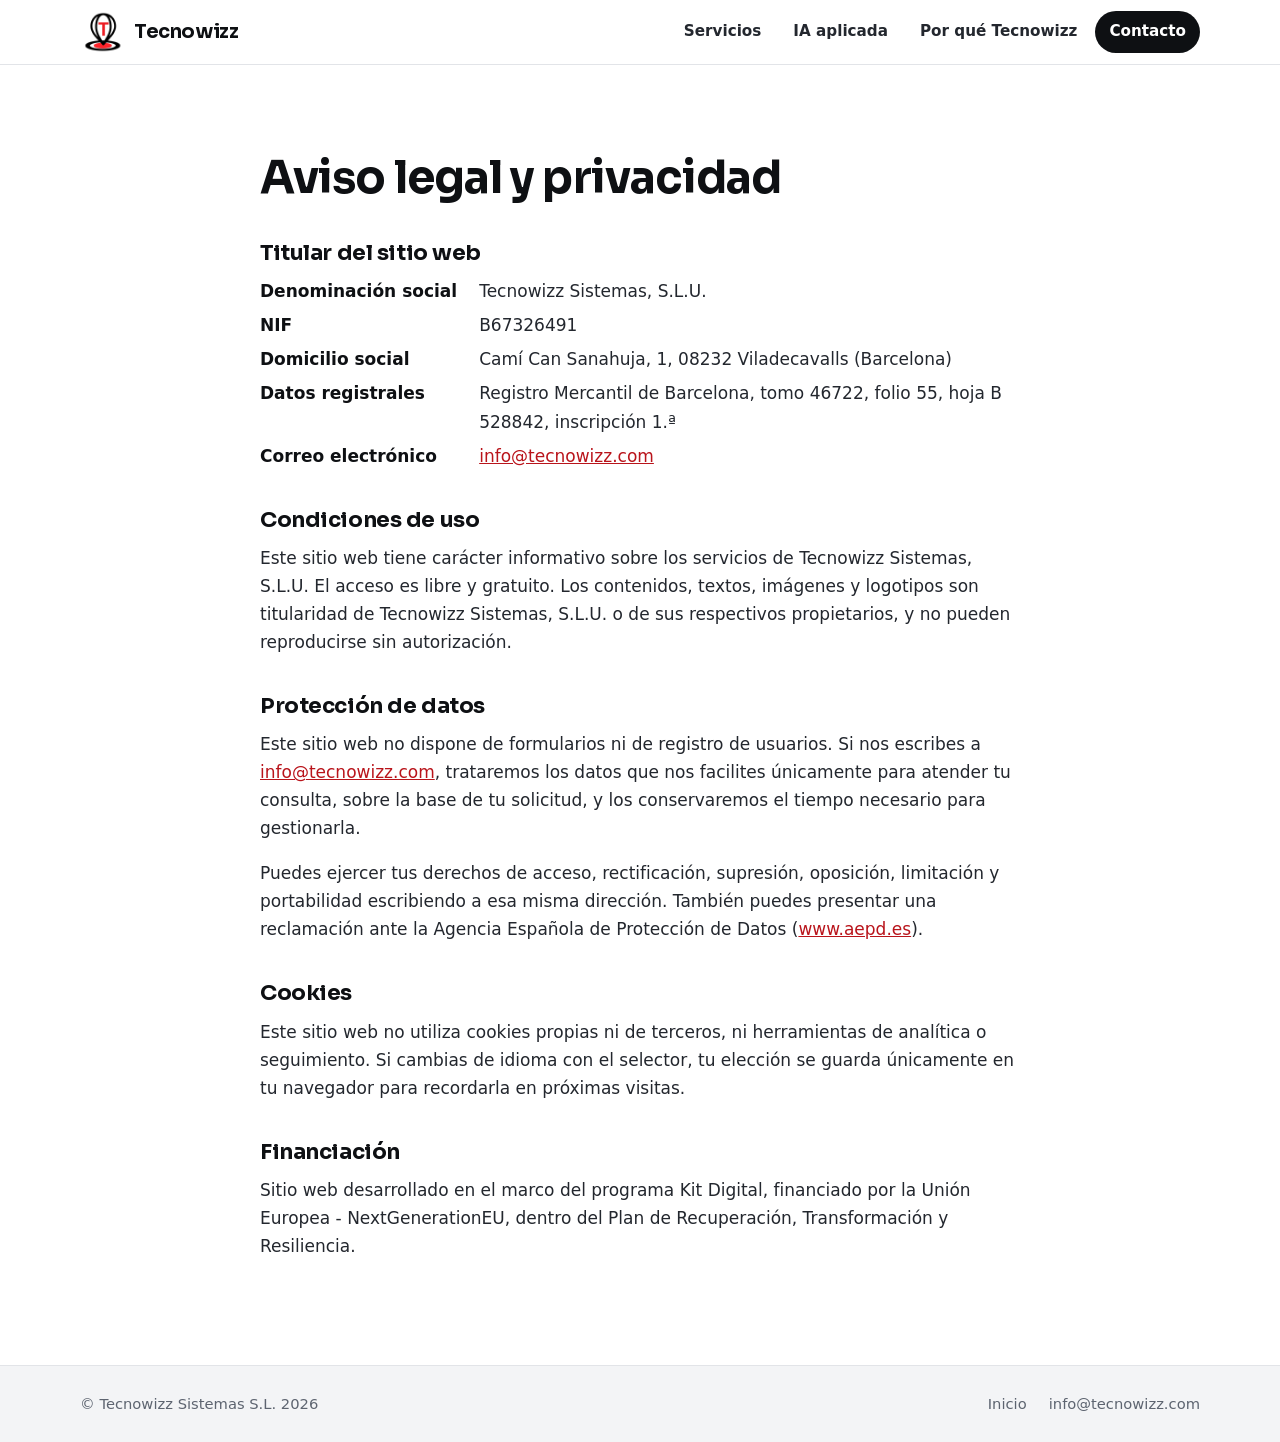
<file: politica-de-cookies-ue/index.html>
<!doctype html>
<html lang="es">
<head>
<meta charset="utf-8">
<title>Tecnowizz</title>
<meta name="robots" content="noindex">
<link rel="canonical" href="https://tecnowizz.com/aviso-legal/">
<meta http-equiv="refresh" content="0; url=/aviso-legal/">
</head>
<body><p><a href="/aviso-legal/">Continuar</a></p></body>
</html>
</file>
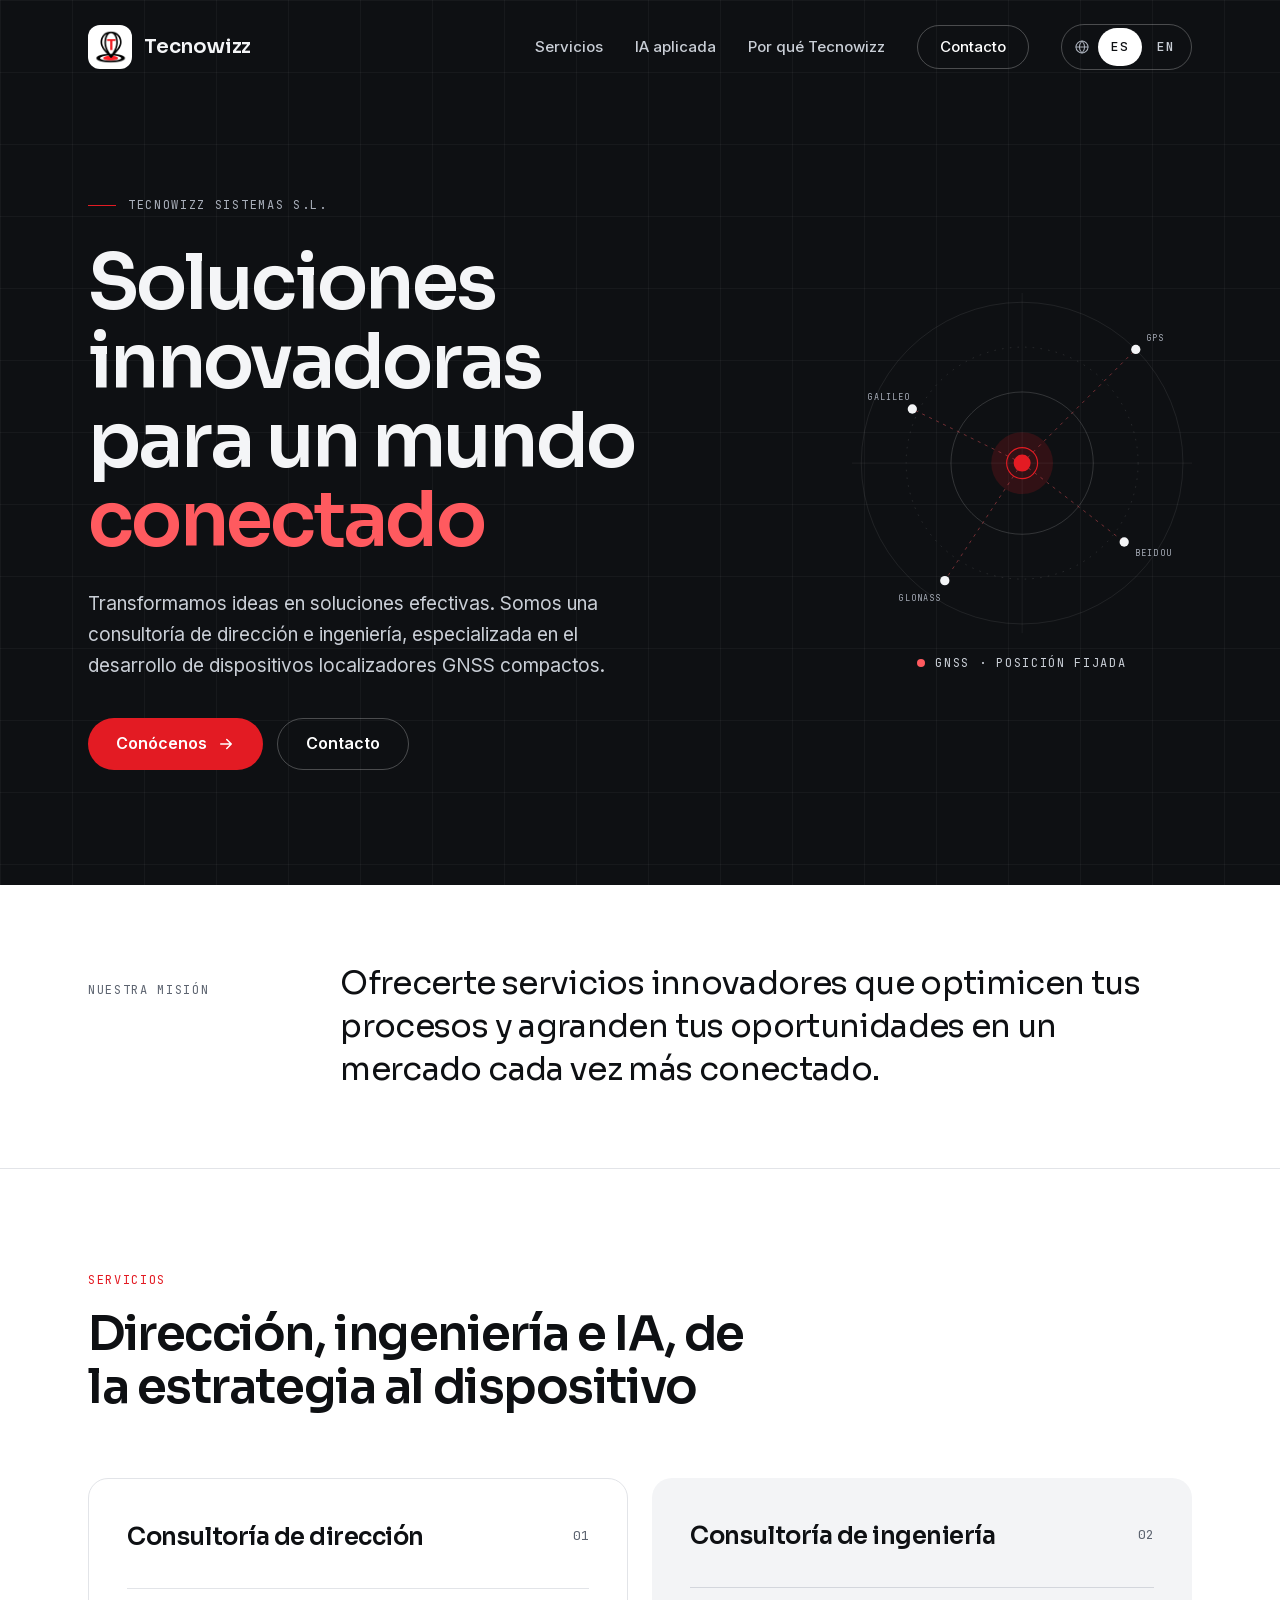
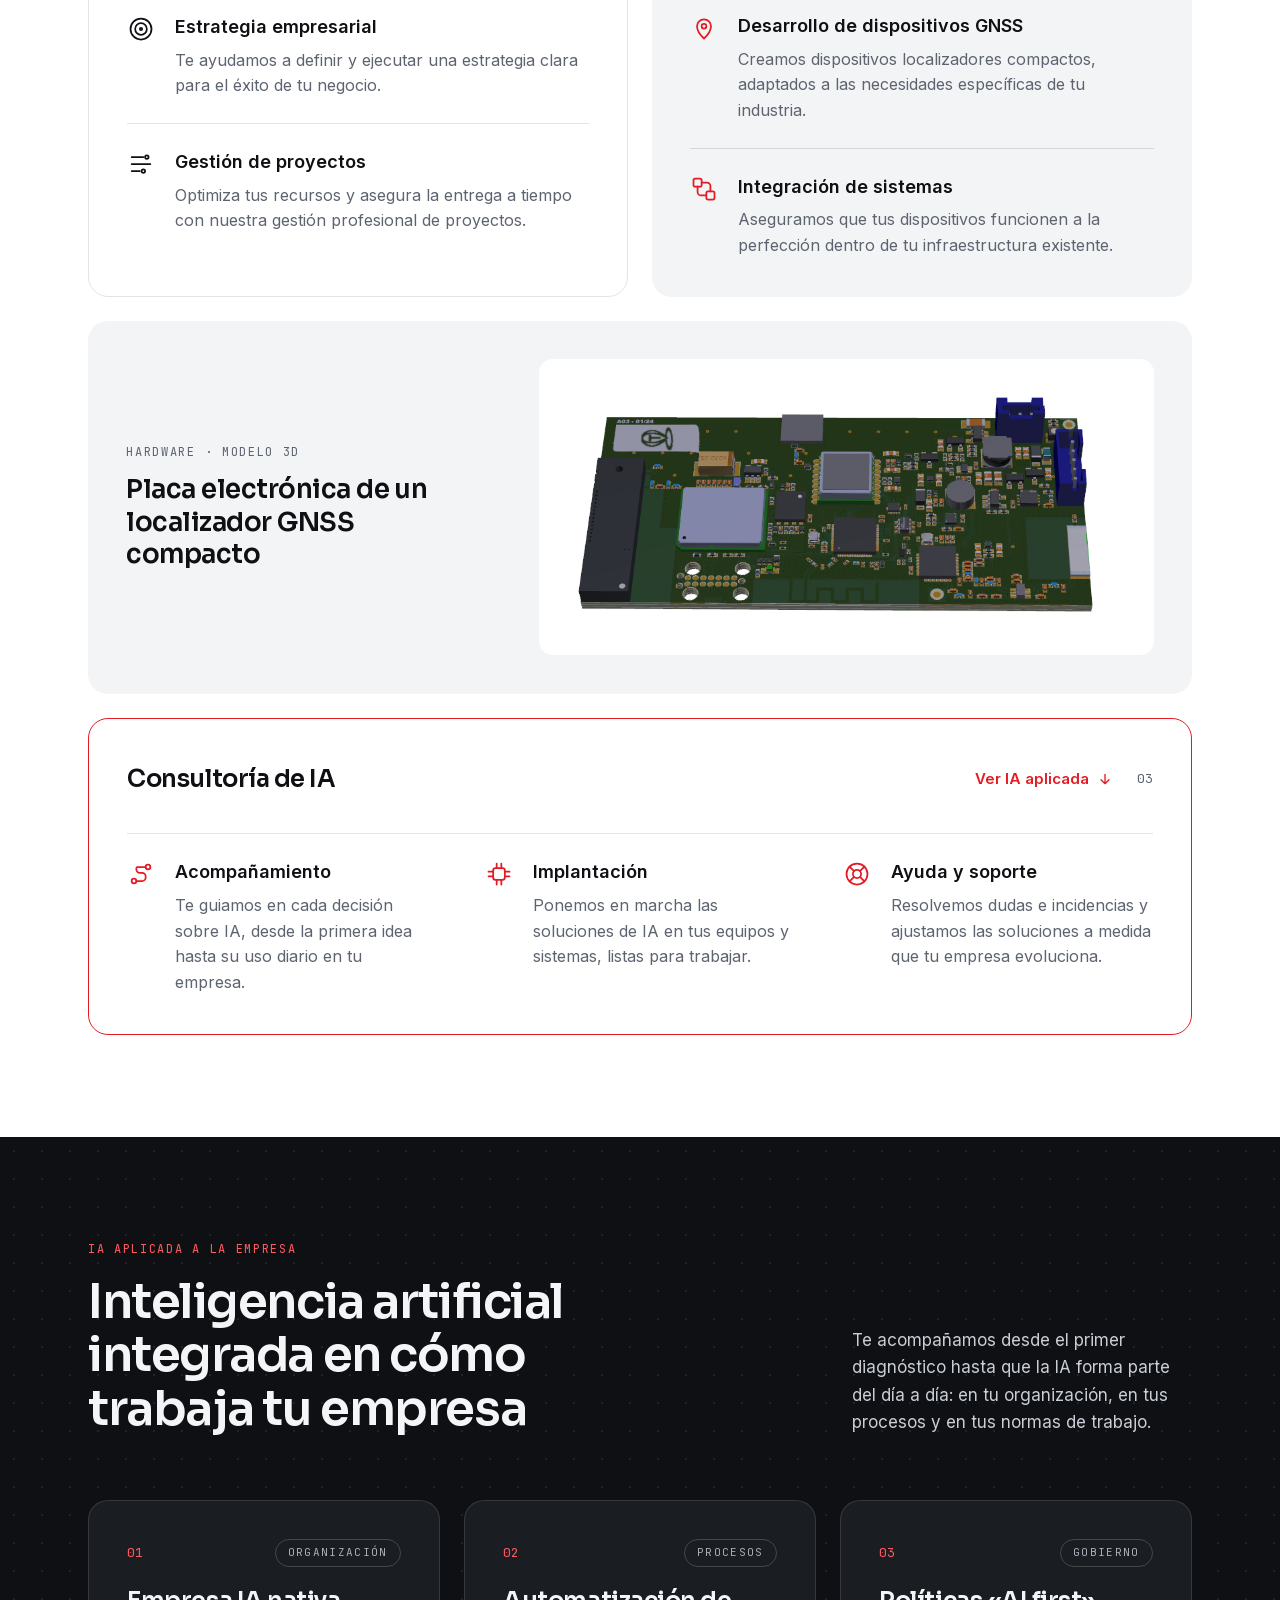
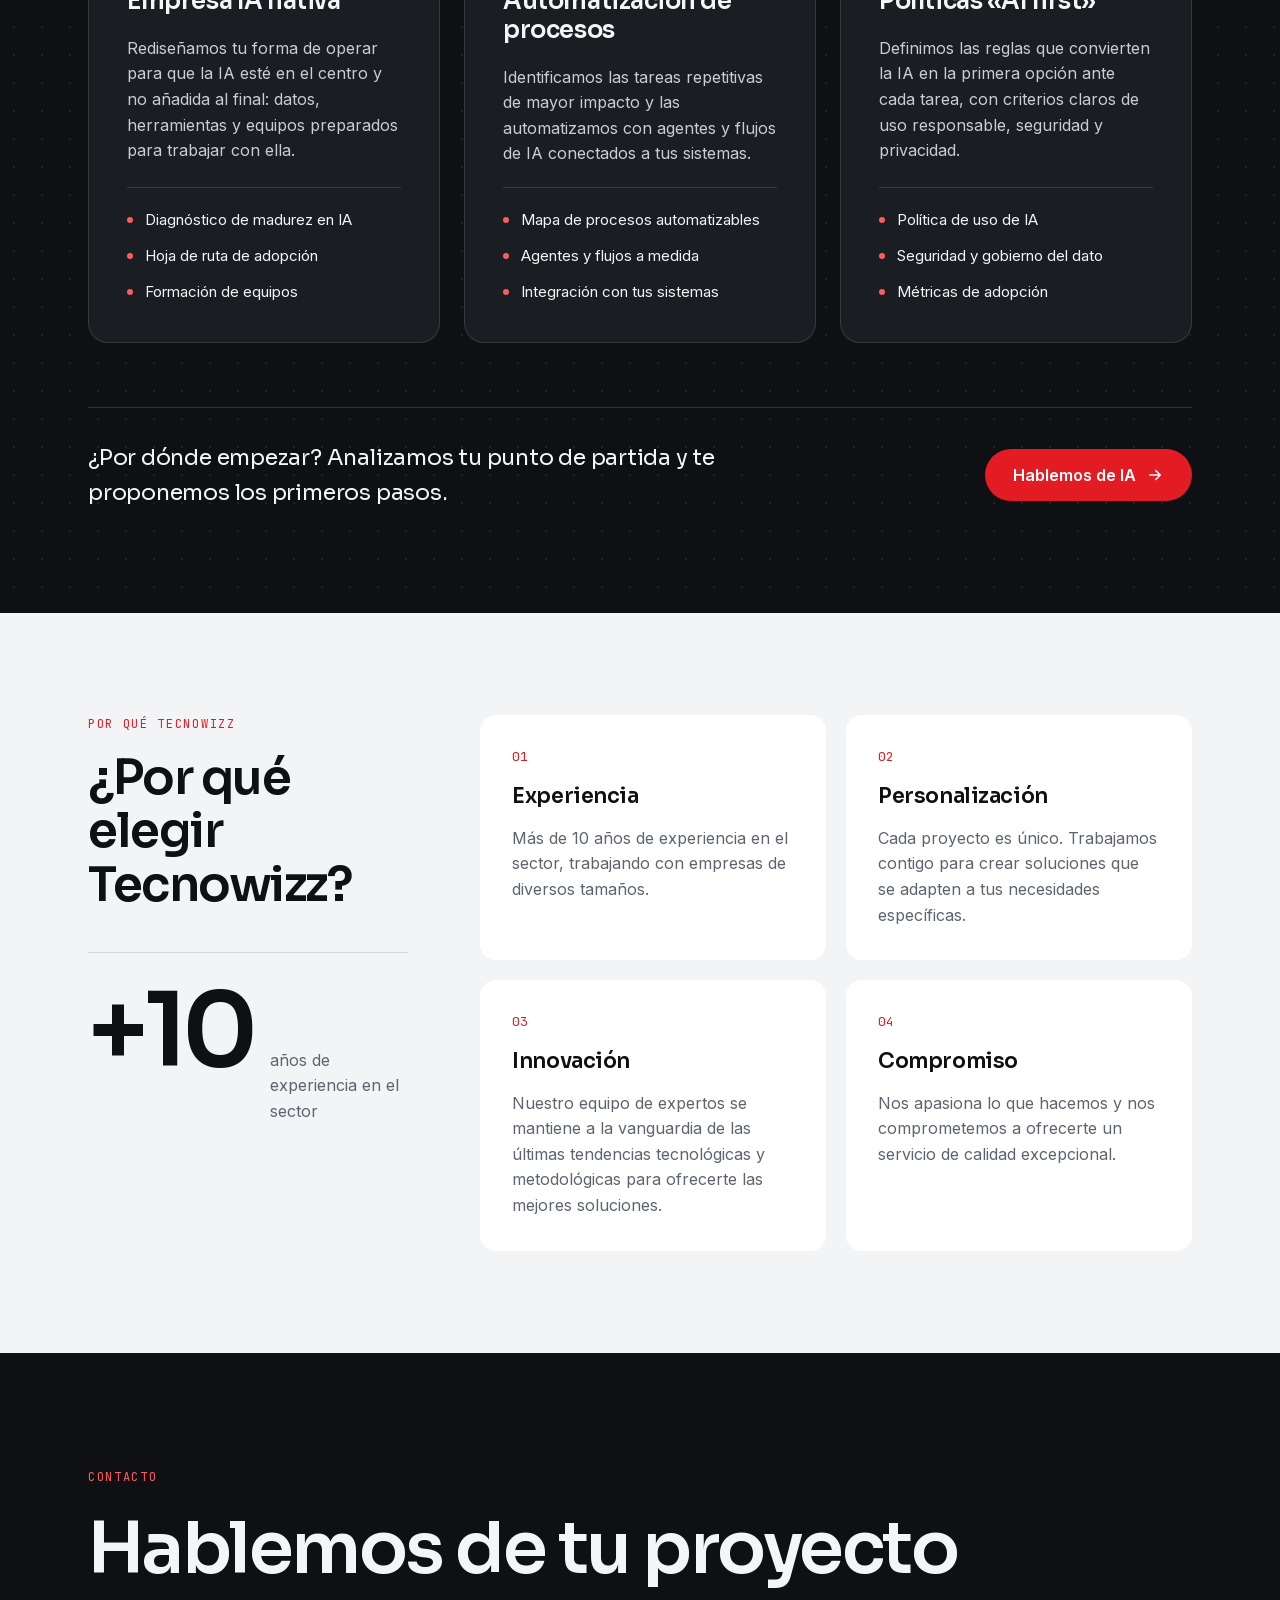
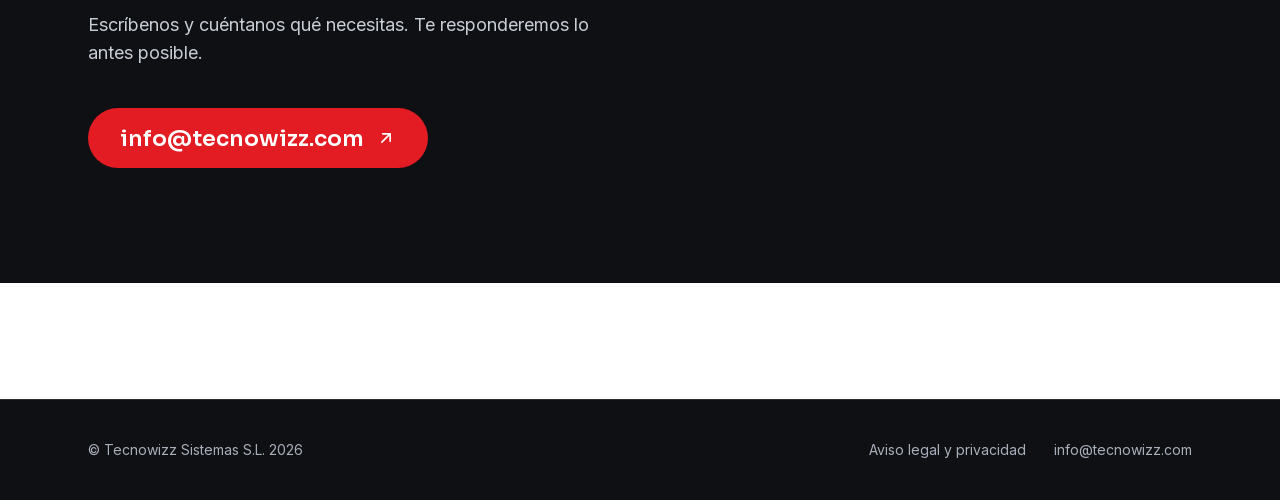
<file: servicios/index.html>
<!doctype html>
<html lang="es">
<head>
<meta charset="utf-8">
<title>Tecnowizz</title>
<meta name="robots" content="noindex">
<link rel="canonical" href="https://tecnowizz.com/#servicios">
<meta http-equiv="refresh" content="0; url=/#servicios">
</head>
<body><p><a href="/#servicios">Continuar</a></p></body>
</html>
</file>
<file: styles.css>
@font-face {
  font-family: "Sora";
  src: url("/assets/fonts/sora-latin.woff2") format("woff2");
  font-weight: 400 800;
  font-display: swap;
}

:root {
  --ink: #0e1013;
  --ink-soft: #1a1d22;
  --paper: #ffffff;
  --mist: #f3f4f6;
  --line: #e2e4e8;
  --text: #23272e;
  --muted: #5d6470;
  --red: #e31b23;
  --red-dark: #b9141b;
  --on-ink: #f4f5f7;
  --on-ink-muted: #a9afba;
  --display: "Sora", ui-sans-serif, system-ui, -apple-system, "Segoe UI", Roboto, "Helvetica Neue", Arial, sans-serif;
  --body: ui-sans-serif, system-ui, -apple-system, "Segoe UI", Roboto, "Helvetica Neue", Arial, sans-serif;
  --mono: ui-monospace, SFMono-Regular, Menlo, Consolas, monospace;
  --wrap: 1120px;
  --gutter: clamp(20px, 5vw, 48px);
}

*, *::before, *::after { box-sizing: border-box; }

html { scroll-behavior: smooth; scroll-padding-top: 84px; }

body {
  margin: 0;
  font-family: var(--body);
  font-size: 17px;
  line-height: 1.65;
  color: var(--text);
  background: var(--paper);
  -webkit-font-smoothing: antialiased;
}

img { max-width: 100%; height: auto; display: block; }

a { color: inherit; }

h1, h2, h3 {
  font-family: var(--display);
  line-height: 1.12;
  letter-spacing: -0.02em;
  margin: 0;
  text-wrap: balance;
}

p { margin: 0 0 1em; }

.wrap {
  width: 100%;
  max-width: calc(var(--wrap) + 2 * var(--gutter));
  margin-inline: auto;
  padding-inline: var(--gutter);
}

.skip {
  position: absolute;
  left: -9999px;
}
.skip:focus {
  left: 16px;
  top: 16px;
  z-index: 100;
  background: var(--paper);
  padding: 8px 14px;
  border-radius: 6px;
}

:focus-visible { outline: 3px solid var(--red); outline-offset: 3px; }

/* ---------- Header ---------- */

.site-header {
  position: sticky;
  top: 0;
  z-index: 50;
  background: rgba(255, 255, 255, 0.92);
  backdrop-filter: saturate(160%) blur(10px);
  -webkit-backdrop-filter: saturate(160%) blur(10px);
  border-bottom: 1px solid var(--line);
}

.site-header .wrap {
  display: flex;
  align-items: center;
  justify-content: space-between;
  flex-wrap: wrap;
  gap: 4px 24px;
  padding-block: 10px;
}

.brand {
  display: inline-flex;
  align-items: center;
  gap: 10px;
  text-decoration: none;
  font-family: var(--display);
  font-weight: 700;
  font-size: 1.2rem;
  letter-spacing: -0.02em;
  color: var(--ink);
}
.brand img { width: 44px; height: 44px; }

.nav {
  display: flex;
  flex-wrap: wrap;
  gap: 4px;
  margin: 0;
  padding: 0;
  list-style: none;
}
.nav a {
  display: block;
  padding: 8px 14px;
  border-radius: 999px;
  text-decoration: none;
  font-weight: 600;
  font-size: 0.95rem;
  color: var(--text);
}
.nav a:hover { background: var(--mist); }
.nav a.cta { background: var(--ink); color: #fff; }
.nav a.cta:hover { background: var(--red); }

/* ---------- Hero ---------- */

.hero {
  position: relative;
  overflow: hidden;
  background: var(--ink);
  color: var(--on-ink);
  padding-block: clamp(64px, 11vw, 132px);
}

/* Retícula de coordenadas: guiño al posicionamiento GNSS */
.hero::before {
  content: "";
  position: absolute;
  inset: 0;
  background-image:
    linear-gradient(rgba(255, 255, 255, 0.055) 1px, transparent 1px),
    linear-gradient(90deg, rgba(255, 255, 255, 0.055) 1px, transparent 1px);
  background-size: 56px 56px;
  -webkit-mask-image: radial-gradient(ellipse 75% 85% at 82% 45%, #000 0%, transparent 72%);
  mask-image: radial-gradient(ellipse 75% 85% at 82% 45%, #000 0%, transparent 72%);
}

.hero .wrap {
  position: relative;
  display: grid;
  grid-template-columns: minmax(0, 1.25fr) minmax(0, 0.75fr);
  gap: clamp(32px, 6vw, 80px);
  align-items: center;
}

.eyebrow {
  display: inline-flex;
  align-items: center;
  gap: 10px;
  margin: 0 0 22px;
  font-family: var(--mono);
  font-size: 0.8rem;
  letter-spacing: 0.14em;
  text-transform: uppercase;
  color: var(--on-ink-muted);
}
.eyebrow::before {
  content: "";
  width: 9px;
  height: 9px;
  border-radius: 50%;
  background: var(--red);
  box-shadow: 0 0 0 5px rgba(227, 27, 35, 0.22);
}

.hero h1 {
  font-size: clamp(2.3rem, 5.6vw, 4.1rem);
  font-weight: 700;
  margin-bottom: 26px;
}
.hero h1 em { font-style: normal; color: var(--red); }

.hero p.lead {
  font-size: clamp(1.05rem, 1.5vw, 1.2rem);
  color: #d5d8de;
  max-width: 56ch;
}
.hero p.sub { color: var(--on-ink-muted); max-width: 56ch; }

.actions {
  display: flex;
  flex-wrap: wrap;
  gap: 12px;
  margin-top: 34px;
}

.btn {
  display: inline-flex;
  align-items: center;
  gap: 8px;
  padding: 13px 24px;
  border-radius: 999px;
  font-family: var(--display);
  font-weight: 600;
  font-size: 1rem;
  text-decoration: none;
  border: 1.5px solid transparent;
  transition: background 0.15s, border-color 0.15s, color 0.15s;
}
.btn-primary { background: var(--red); color: #fff; }
.btn-primary:hover { background: var(--red-dark); }
.btn-ghost { border-color: rgba(255, 255, 255, 0.32); color: #fff; }
.btn-ghost:hover { border-color: #fff; background: rgba(255, 255, 255, 0.07); }

/* Marcador de posición del hero */
.locator {
  position: relative;
  justify-self: center;
  width: min(100%, 340px);
  aspect-ratio: 1;
  display: grid;
  place-items: center;
}
.locator::before,
.locator::after {
  content: "";
  position: absolute;
  border-radius: 50%;
  border: 1px solid rgba(255, 255, 255, 0.16);
}
.locator::before { inset: 0; }
.locator::after { inset: 15%; border-color: rgba(227, 27, 35, 0.5); }
.locator .disc {
  width: 56%;
  aspect-ratio: 1;
  border-radius: 50%;
  background: #fff;
  display: grid;
  place-items: center;
  box-shadow: 0 30px 80px rgba(0, 0, 0, 0.55);
}
.locator .disc img { width: 78%; }
.locator .coord {
  position: absolute;
  bottom: -6px;
  left: 50%;
  transform: translateX(-50%);
  white-space: nowrap;
  font-family: var(--mono);
  font-size: 0.74rem;
  letter-spacing: 0.1em;
  color: var(--on-ink-muted);
  background: var(--ink);
  padding: 2px 10px;
}

/* ---------- Secciones ---------- */

.section { padding-block: clamp(64px, 9vw, 112px); }
.section.alt { background: var(--mist); }

.section-head { max-width: 62ch; margin-bottom: clamp(36px, 5vw, 60px); }
.kicker {
  font-family: var(--mono);
  font-size: 0.78rem;
  letter-spacing: 0.14em;
  text-transform: uppercase;
  color: var(--red);
  margin: 0 0 14px;
}
.section-head h2 { font-size: clamp(1.8rem, 3.6vw, 2.7rem); font-weight: 700; color: var(--ink); }

/* Servicios */
.service {
  display: grid;
  grid-template-columns: minmax(0, 1fr) minmax(0, 1fr);
  gap: clamp(28px, 5vw, 72px);
  align-items: center;
}
.service + .service { margin-top: clamp(56px, 8vw, 96px); }
.service.flip .service-media { order: 2; }

.service-media {
  border-radius: 14px;
  overflow: hidden;
  background: var(--mist);
  border: 1px solid var(--line);
}
.service-media img { width: 100%; aspect-ratio: 16 / 10; object-fit: cover; }
.service-media.render { background: #fff; padding: clamp(16px, 3vw, 36px); }
.service-media.render img { aspect-ratio: auto; object-fit: contain; }

.service h3 { font-size: clamp(1.45rem, 2.4vw, 1.9rem); font-weight: 700; color: var(--ink); margin-bottom: 20px; }

.points { list-style: none; margin: 0; padding: 0; display: grid; gap: 18px; }
.points li {
  padding-left: 22px;
  border-left: 3px solid var(--red);
}
.points strong {
  display: block;
  font-family: var(--display);
  font-size: 1.05rem;
  color: var(--ink);
  margin-bottom: 2px;
}
.points span { color: var(--muted); }

/* Por qué */
.reasons {
  display: grid;
  grid-template-columns: repeat(4, minmax(0, 1fr));
  gap: 1px;
  background: var(--line);
  border: 1px solid var(--line);
  border-radius: 14px;
  overflow: hidden;
}
.reason { background: var(--paper); padding: clamp(22px, 2.6vw, 34px); }
.reason h3 { font-size: 1.2rem; font-weight: 700; color: var(--ink); margin-bottom: 10px; }
.reason h3::before {
  content: "";
  display: block;
  width: 28px;
  height: 3px;
  background: var(--red);
  margin-bottom: 18px;
}
.reason p { margin: 0; color: var(--muted); font-size: 0.98rem; }

/* Contacto */
.contact { background: var(--ink); color: var(--on-ink); }
.contact .kicker { color: #ff5a60; }
.contact h2 { font-size: clamp(1.8rem, 3.6vw, 2.7rem); font-weight: 700; margin-bottom: 18px; }
.contact p { color: var(--on-ink-muted); max-width: 54ch; }
.mail {
  display: inline-block;
  margin-top: 18px;
  font-family: var(--display);
  font-weight: 700;
  font-size: clamp(1.5rem, 4.6vw, 3rem);
  letter-spacing: -0.02em;
  color: #fff;
  text-decoration: underline;
  text-decoration-color: var(--red);
  text-decoration-thickness: 4px;
  text-underline-offset: 10px;
  overflow-wrap: anywhere;
}
.mail:hover { color: #ff5a60; }

/* ---------- Pie ---------- */

.funding { background: #fff; border-top: 1px solid var(--line); padding-block: 26px; }
.funding img { width: min(100%, 900px); margin-inline: auto; }

.site-footer { background: var(--mist); border-top: 1px solid var(--line); padding-block: 26px; font-size: 0.92rem; color: var(--muted); }
.site-footer .wrap { display: flex; flex-wrap: wrap; justify-content: space-between; gap: 10px 28px; }
.site-footer nav { display: flex; flex-wrap: wrap; gap: 6px 22px; }
.site-footer a { text-decoration: none; }
.site-footer a:hover { color: var(--ink); text-decoration: underline; }

/* ---------- Páginas de texto ---------- */

.doc { padding-block: clamp(48px, 7vw, 88px); }
.doc .wrap { max-width: calc(760px + 2 * var(--gutter)); }
.doc h1 { font-size: clamp(2rem, 4vw, 2.8rem); color: var(--ink); margin-bottom: 28px; }
.doc h2 { font-size: 1.35rem; color: var(--ink); margin: 38px 0 12px; }
.doc a { color: var(--red-dark); }
.doc dl { display: grid; grid-template-columns: max-content 1fr; gap: 6px 22px; margin: 0 0 1em; }
.doc dt { font-weight: 600; color: var(--ink); }
.doc dd { margin: 0; }

/* ---------- Adaptación ---------- */

@media (max-width: 860px) {
  .hero .wrap { grid-template-columns: 1fr; }
  .locator { display: none; }
  .service, .service.flip { grid-template-columns: 1fr; }
  .service.flip .service-media { order: 0; }
  .reasons { grid-template-columns: repeat(2, minmax(0, 1fr)); }
}

@media (max-width: 520px) {
  body { font-size: 16px; }
  .reasons { grid-template-columns: 1fr; }
  .nav a { padding: 7px 11px; }
  .doc dl { grid-template-columns: 1fr; gap: 0; }
  .doc dd { margin-bottom: 10px; }
}

@media (prefers-reduced-motion: reduce) {
  html { scroll-behavior: auto; }
  .btn { transition: none; }
}
</file>
